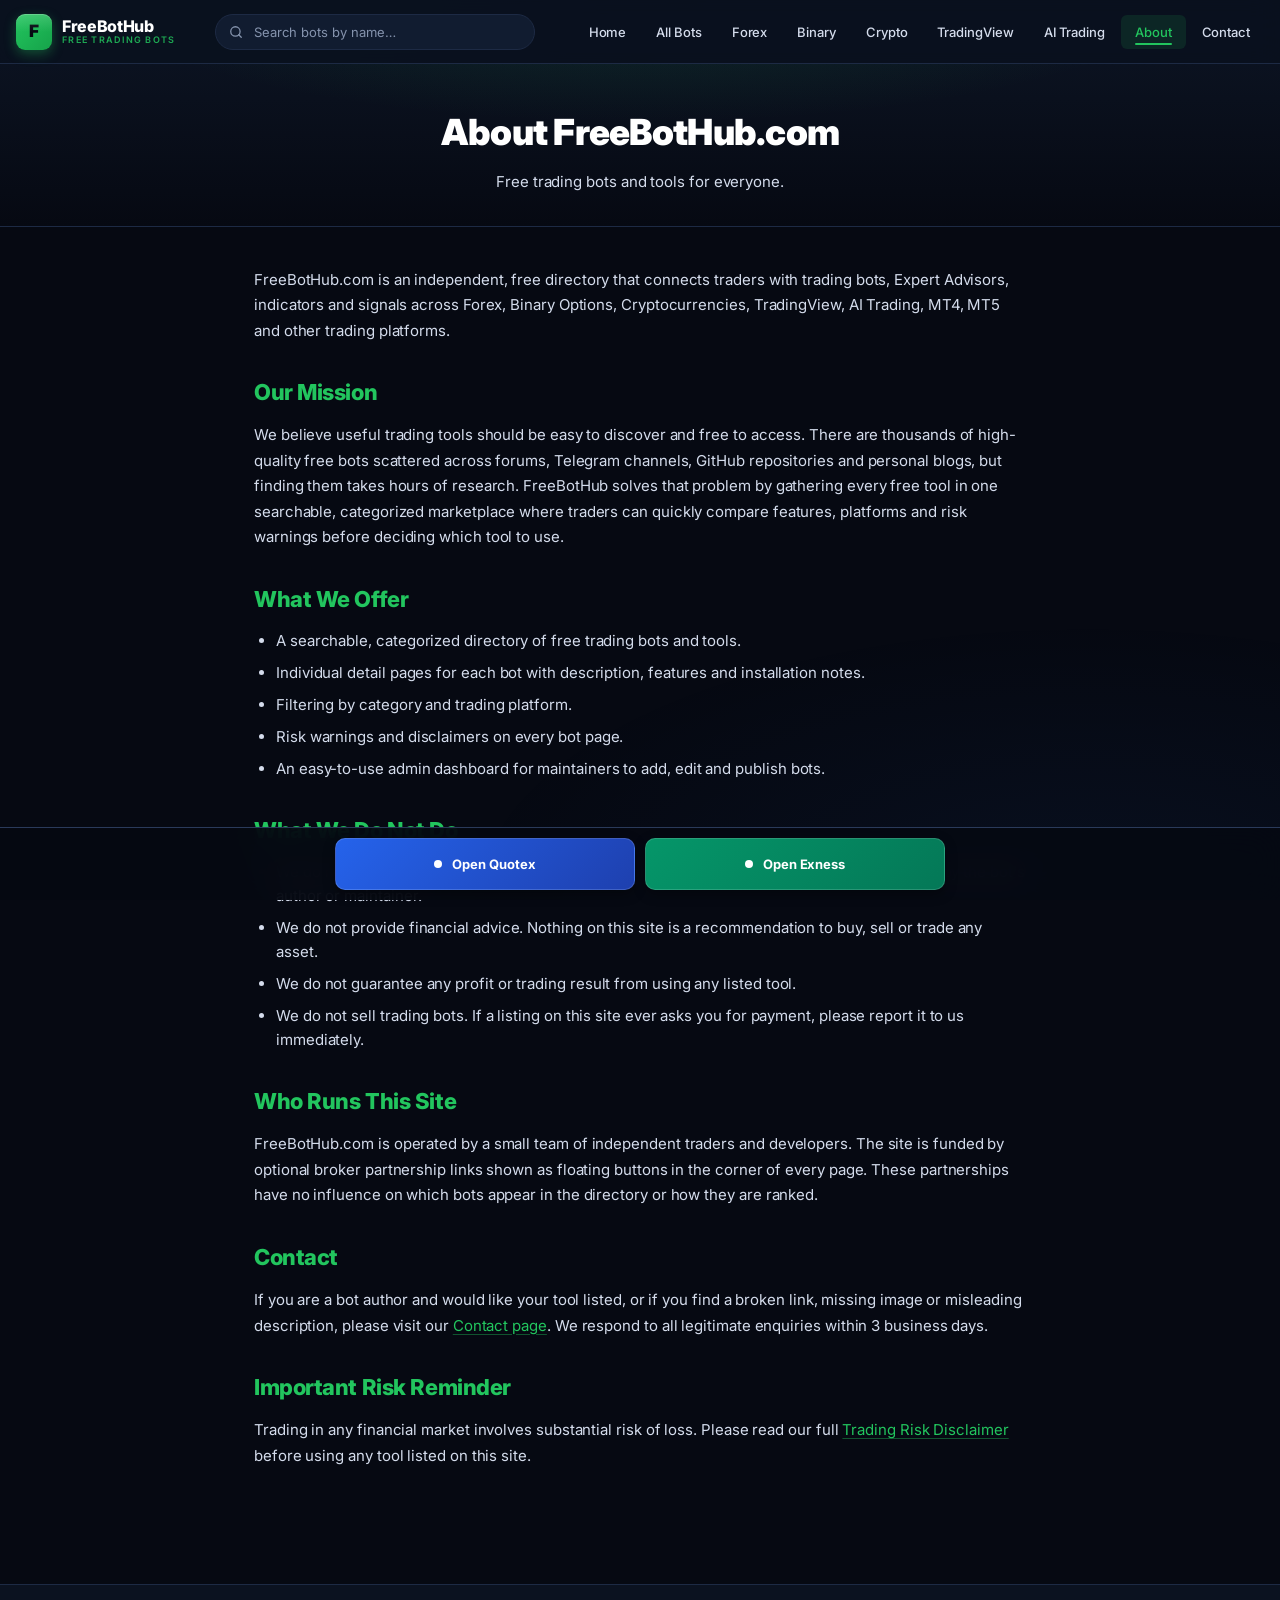
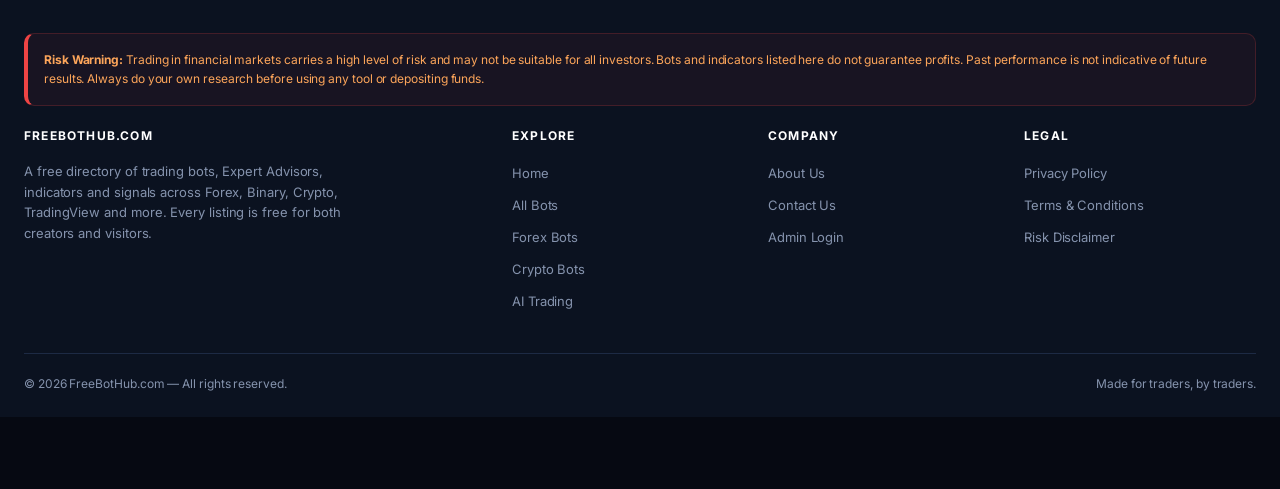
<file: about.html>
<!DOCTYPE html>
<html lang="en">
<head>
<meta charset="UTF-8">
<meta name="viewport" content="width=device-width, initial-scale=1.0, viewport-fit=cover">
<meta name="theme-color" content="#060912">
<link rel="canonical" href="https://freebothub.com/about.html">
<link rel="manifest" href="site.webmanifest">
<link rel="apple-touch-icon" href="assets/apple-touch-icon.png">
<link rel="icon" type="image/png" sizes="32x32" href="assets/favicon-32.png">
<meta property="og:image" content="https://freebothub.com/assets/og-image.png">
<meta property="og:image:width" content="1200">
<meta property="og:image:height" content="630">
<meta property="og:image:alt" content="FreeBotHub — Free Trading Bots & Tools">
<meta property="og:url" content="https://freebothub.com/about.html">
<meta name="twitter:card" content="summary_large_image">
<meta name="twitter:title" content="About Us — FreeBotHub.com">
<meta name="twitter:image" content="https://freebothub.com/assets/og-image.png">
<link rel="preconnect" href="https://ixamkhveezrhmtkgcyco.supabase.co">
<link rel="preconnect" href="https://cdn.jsdelivr.net">

<title>About Us — FreeBotHub.com</title>
<meta name="description" content="About FreeBotHub.com — a free directory of trading bots and tools.">
<link rel="icon" href="assets/favicon.svg" type="image/svg+xml">
<link rel="preconnect" href="https://fonts.googleapis.com">
<link rel="preconnect" href="https://fonts.gstatic.com" crossorigin>
<link href="https://fonts.googleapis.com/css2?family=Inter:wght@400;500;600;700;800;900&display=swap" rel="stylesheet">
<link rel="stylesheet" href="css/style.css">
<script>window.FBH_PAGE_NAV = 'about';</script>
<script type="application/ld+json">{"@context":"https://schema.org","@type":"WebSite","name":"FreeBotHub","url":"https://freebothub.com/","description":"Free directory of trading bots, Expert Advisors, indicators and signals.","potentialAction":{"@type":"SearchAction","target":"https://freebothub.com/bots.html?q={search_term_string}","query-input":"required name=search_term_string"}}</script>
</head>
<body>
<div id="navbar"></div>
<main>
  <div class="page-header">
    <div class="container"><h1>About FreeBotHub.com</h1><p>Free trading bots and tools for everyone.</p></div>
  </div>
  <div class="prose">
    <p>FreeBotHub.com is an independent, free directory that connects traders with trading bots, Expert Advisors, indicators and signals across Forex, Binary Options, Cryptocurrencies, TradingView, AI Trading, MT4, MT5 and other trading platforms.</p>

    <h2>Our Mission</h2>
    <p>We believe useful trading tools should be easy to discover and free to access. There are thousands of high-quality free bots scattered across forums, Telegram channels, GitHub repositories and personal blogs, but finding them takes hours of research. FreeBotHub solves that problem by gathering every free tool in one searchable, categorized marketplace where traders can quickly compare features, platforms and risk warnings before deciding which tool to use.</p>

    <h2>What We Offer</h2>
    <ul>
      <li>A searchable, categorized directory of free trading bots and tools.</li>
      <li>Individual detail pages for each bot with description, features and installation notes.</li>
      <li>Filtering by category and trading platform.</li>
      <li>Risk warnings and disclaimers on every bot page.</li>
      <li>An easy-to-use admin dashboard for maintainers to add, edit and publish bots.</li>
    </ul>

    <h2>What We Do Not Do</h2>
    <ul>
      <li>We do not host or distribute bot files ourselves. Each listing links to the official source chosen by the bot's author or maintainer.</li>
      <li>We do not provide financial advice. Nothing on this site is a recommendation to buy, sell or trade any asset.</li>
      <li>We do not guarantee any profit or trading result from using any listed tool.</li>
      <li>We do not sell trading bots. If a listing on this site ever asks you for payment, please report it to us immediately.</li>
    </ul>

    <h2>Who Runs This Site</h2>
    <p>FreeBotHub.com is operated by a small team of independent traders and developers. The site is funded by optional broker partnership links shown as floating buttons in the corner of every page. These partnerships have no influence on which bots appear in the directory or how they are ranked.</p>

    <h2>Contact</h2>
    <p>If you are a bot author and would like your tool listed, or if you find a broken link, missing image or misleading description, please visit our <a href="contact.html">Contact page</a>. We respond to all legitimate enquiries within 3 business days.</p>

    <h2>Important Risk Reminder</h2>
    <p>Trading in any financial market involves substantial risk of loss. Please read our full <a href="disclaimer.html">Trading Risk Disclaimer</a> before using any tool listed on this site.</p>
  </div>
</main>
<div id="footer"></div>
<script src="js/config.js"></script>
<script src="js/supabase-client.js"></script>
</body>
</html>
</file>
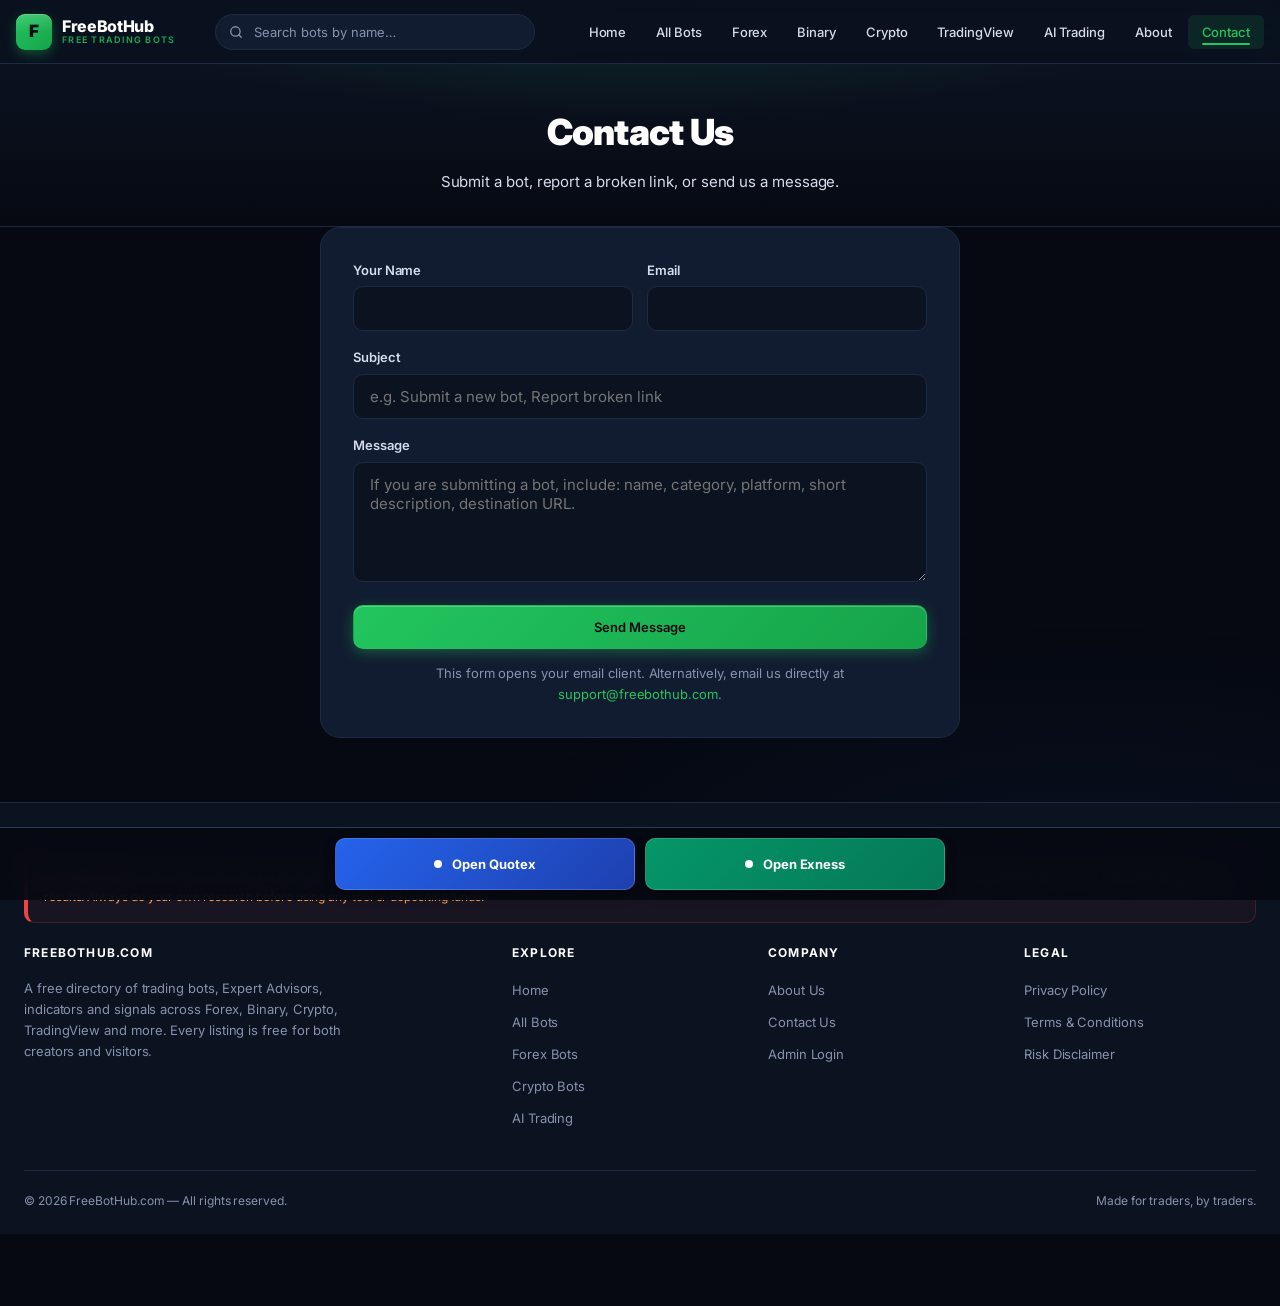
<file: contact.html>
<!DOCTYPE html>
<html lang="en">
<head>
<meta charset="UTF-8">
<meta name="viewport" content="width=device-width, initial-scale=1.0, viewport-fit=cover">
<meta name="theme-color" content="#060912">
<link rel="canonical" href="https://freebothub.com/contact.html">
<link rel="manifest" href="site.webmanifest">
<link rel="apple-touch-icon" href="assets/apple-touch-icon.png">
<link rel="icon" type="image/png" sizes="32x32" href="assets/favicon-32.png">
<meta property="og:image" content="https://freebothub.com/assets/og-image.png">
<meta property="og:image:width" content="1200">
<meta property="og:image:height" content="630">
<meta property="og:image:alt" content="FreeBotHub — Free Trading Bots & Tools">
<meta property="og:url" content="https://freebothub.com/contact.html">
<meta name="twitter:card" content="summary_large_image">
<meta name="twitter:title" content="Contact Us — FreeBotHub.com">
<meta name="twitter:image" content="https://freebothub.com/assets/og-image.png">
<link rel="preconnect" href="https://ixamkhveezrhmtkgcyco.supabase.co">
<link rel="preconnect" href="https://cdn.jsdelivr.net">

<title>Contact Us — FreeBotHub.com</title>
<meta name="description" content="Contact FreeBotHub.com to submit a bot, report a broken link, or ask a question.">
<link rel="icon" href="assets/favicon.svg" type="image/svg+xml">
<link rel="preconnect" href="https://fonts.googleapis.com">
<link rel="preconnect" href="https://fonts.gstatic.com" crossorigin>
<link href="https://fonts.googleapis.com/css2?family=Inter:wght@400;500;600;700;800;900&display=swap" rel="stylesheet">
<link rel="stylesheet" href="css/style.css">
<script>window.FBH_PAGE_NAV = 'contact';</script>
<script type="application/ld+json">{"@context":"https://schema.org","@type":"WebSite","name":"FreeBotHub","url":"https://freebothub.com/","description":"Free directory of trading bots, Expert Advisors, indicators and signals.","potentialAction":{"@type":"SearchAction","target":"https://freebothub.com/bots.html?q={search_term_string}","query-input":"required name=search_term_string"}}</script>
</head>
<body>
<div id="navbar"></div>
<main>
  <div class="page-header">
    <div class="container"><h1>Contact Us</h1><p>Submit a bot, report a broken link, or send us a message.</p></div>
  </div>
  <div class="container">
    <div class="contact-form">
      <form id="contactForm">
        <div class="form-row-2">
          <div class="field">
            <label for="cName">Your Name</label>
            <input id="cName" type="text" required>
          </div>
          <div class="field">
            <label for="cEmail">Email</label>
            <input id="cEmail" type="email" required>
          </div>
        </div>
        <div class="field">
          <label for="cSubject">Subject</label>
          <input id="cSubject" type="text" placeholder="e.g. Submit a new bot, Report broken link" required>
        </div>
        <div class="field">
          <label for="cMsg">Message</label>
          <textarea id="cMsg" placeholder="If you are submitting a bot, include: name, category, platform, short description, destination URL." required></textarea>
        </div>
        <button type="submit" class="btn btn-primary btn-block">Send Message</button>
        <p id="formNote" class="form-note">
          This form opens your email client. Alternatively, email us directly at
          <a id="mailLink" href="#">—</a>.
        </p>
      </form>
    </div>
  </div>
</main>
<div id="footer"></div>
<script src="js/config.js"></script>
<script src="js/supabase-client.js"></script>
<script>
(function(){
  const email = (window.FBH_CONFIG && window.FBH_CONFIG.contactEmail) || 'support@freebothub.com';
  const ml = document.getElementById('mailLink');
  if (ml) { ml.textContent = email; ml.href = 'mailto:' + email; }
  document.getElementById('contactForm').addEventListener('submit', function(e){
    e.preventDefault();
    const n = encodeURIComponent(document.getElementById('cName').value);
    const em = encodeURIComponent(document.getElementById('cEmail').value);
    const s = encodeURIComponent(document.getElementById('cSubject').value);
    const m = encodeURIComponent(document.getElementById('cMsg').value);
    window.location.href = 'mailto:' + email + '?subject=' + s + '&body=' +
      'Name: ' + n + '%0AEmail: ' + em + '%0A%0A' + m;
    window.fbh && window.fbh.toast('Opening your email app…', 'success');
  });
})();
</script>
</body>
</html>
</file>
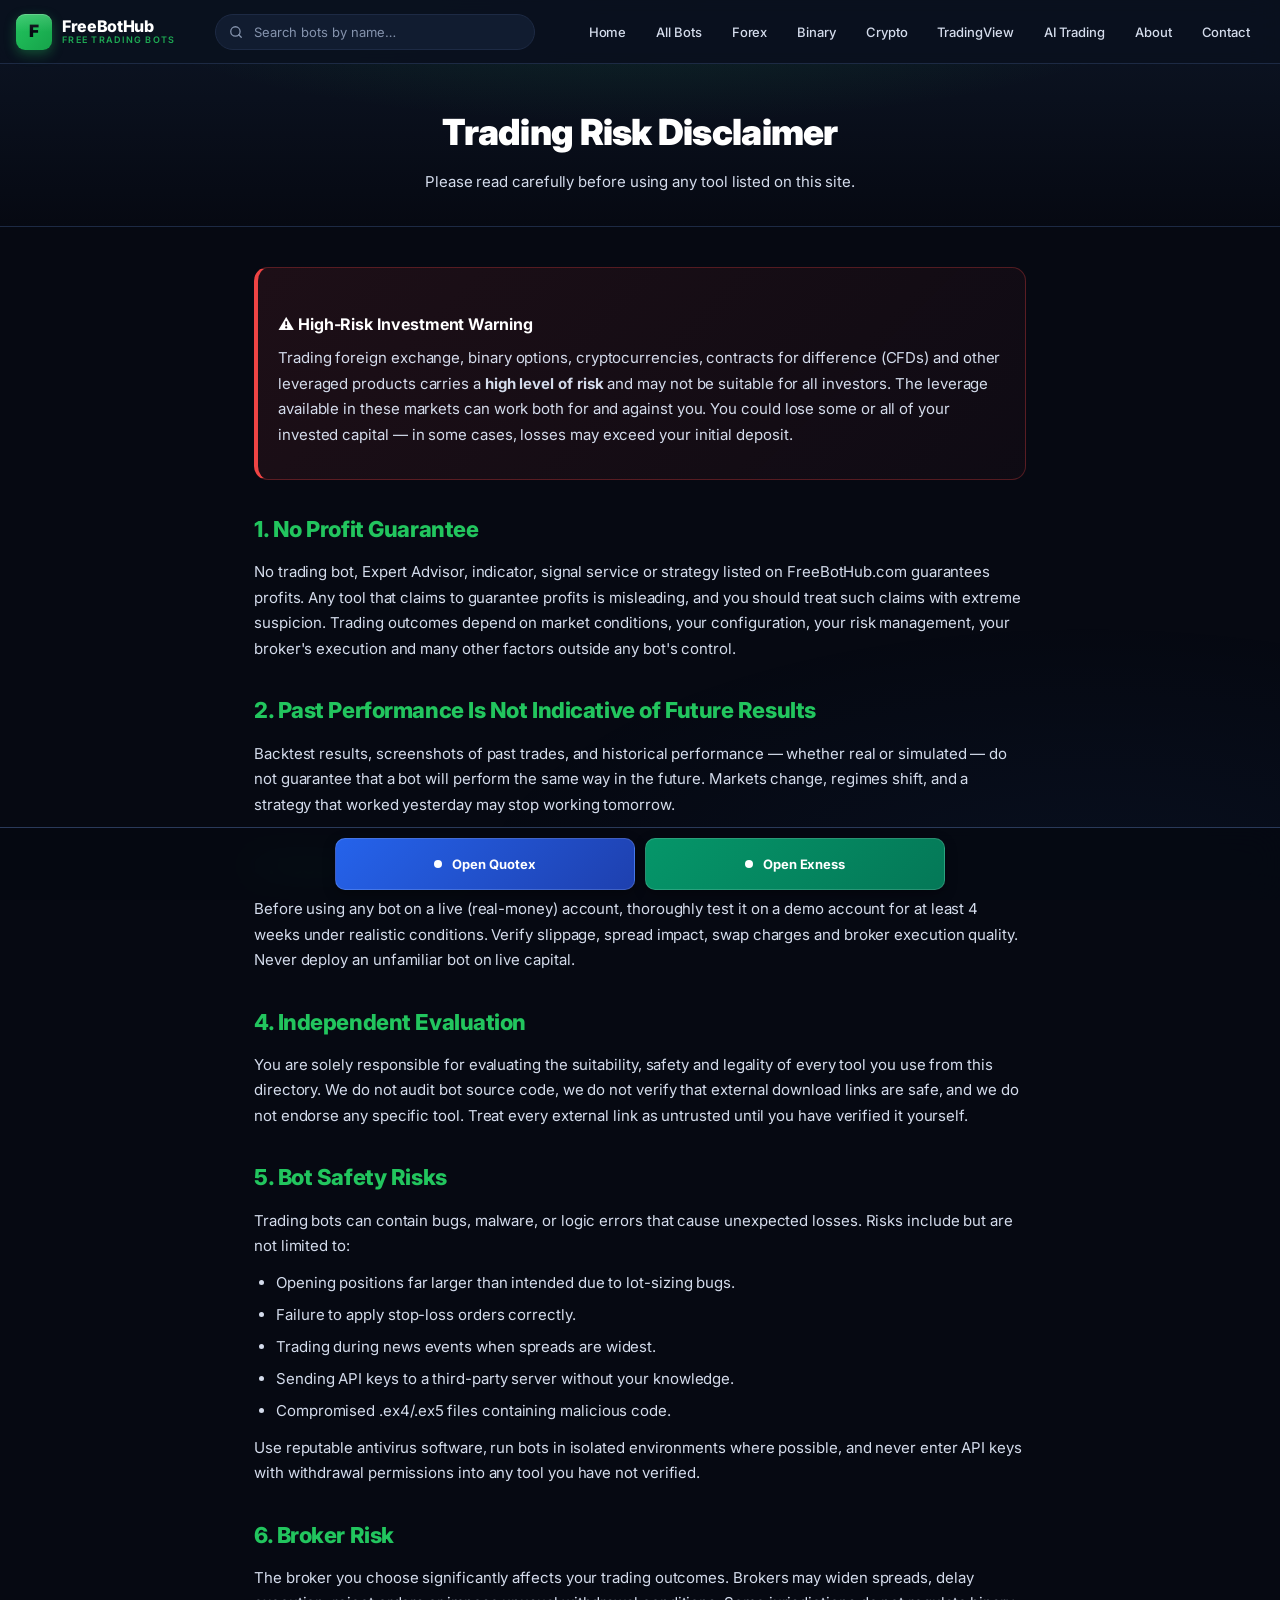
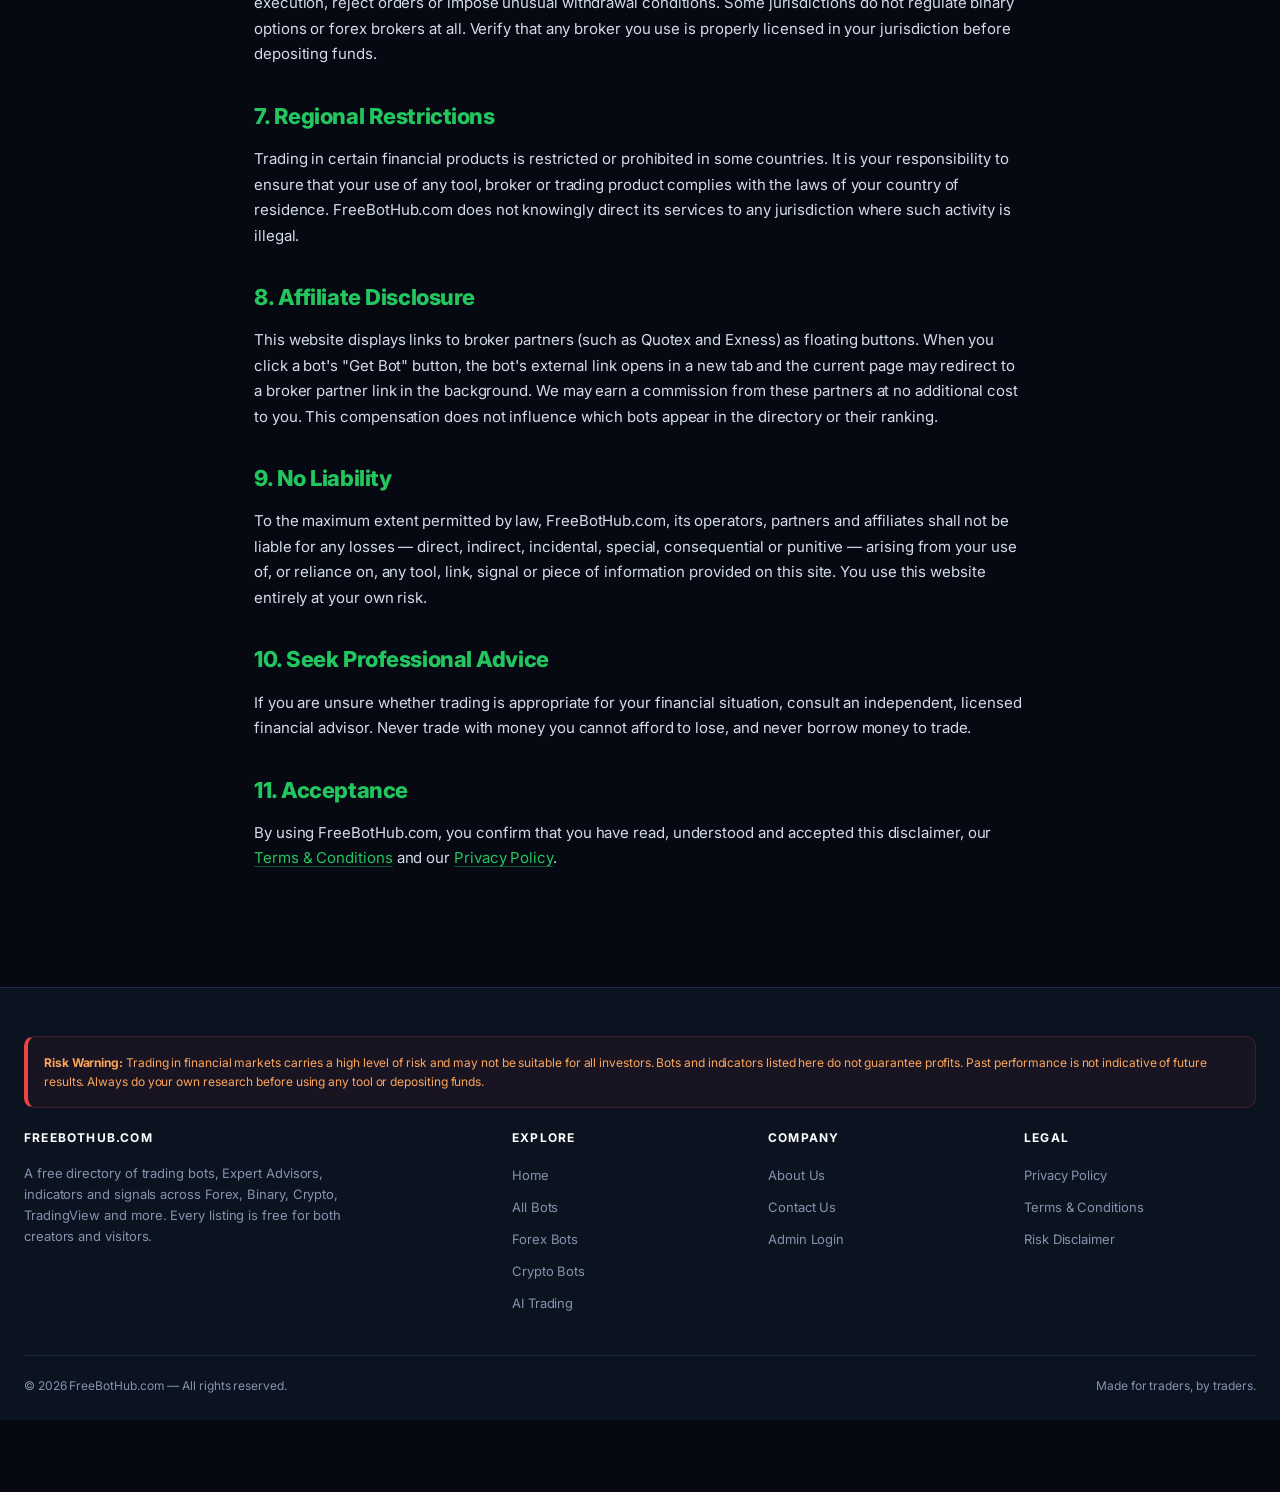
<file: disclaimer.html>
<!DOCTYPE html>
<html lang="en">
<head>
<meta charset="UTF-8">
<meta name="viewport" content="width=device-width, initial-scale=1.0, viewport-fit=cover">
<meta name="theme-color" content="#060912">
<link rel="canonical" href="https://freebothub.com/disclaimer.html">
<link rel="manifest" href="site.webmanifest">
<link rel="apple-touch-icon" href="assets/apple-touch-icon.png">
<link rel="icon" type="image/png" sizes="32x32" href="assets/favicon-32.png">
<meta property="og:image" content="https://freebothub.com/assets/og-image.png">
<meta property="og:image:width" content="1200">
<meta property="og:image:height" content="630">
<meta property="og:image:alt" content="FreeBotHub — Free Trading Bots & Tools">
<meta property="og:url" content="https://freebothub.com/disclaimer.html">
<meta name="twitter:card" content="summary_large_image">
<meta name="twitter:title" content="Trading Risk Disclaimer — FreeBotHub.com">
<meta name="twitter:image" content="https://freebothub.com/assets/og-image.png">
<link rel="preconnect" href="https://ixamkhveezrhmtkgcyco.supabase.co">
<link rel="preconnect" href="https://cdn.jsdelivr.net">

<title>Trading Risk Disclaimer — FreeBotHub.com</title>
<meta name="description" content="Trading risk disclaimer for FreeBotHub.com.">
<link rel="icon" href="assets/favicon.svg" type="image/svg+xml">
<link rel="preconnect" href="https://fonts.googleapis.com">
<link rel="preconnect" href="https://fonts.gstatic.com" crossorigin>
<link href="https://fonts.googleapis.com/css2?family=Inter:wght@400;500;600;700;800;900&display=swap" rel="stylesheet">
<link rel="stylesheet" href="css/style.css">
<script>window.FBH_PAGE_NAV = null;</script>
<script type="application/ld+json">{"@context":"https://schema.org","@type":"WebSite","name":"FreeBotHub","url":"https://freebothub.com/","description":"Free directory of trading bots, Expert Advisors, indicators and signals.","potentialAction":{"@type":"SearchAction","target":"https://freebothub.com/bots.html?q={search_term_string}","query-input":"required name=search_term_string"}}</script>
</head>
<body>
<div id="navbar"></div>
<main>
  <div class="page-header"><div class="container"><h1>Trading Risk Disclaimer</h1><p>Please read carefully before using any tool listed on this site.</p></div></div>
  <div class="prose">

    <div class="risk-warning" style="margin:0 0 24px 0">
      <h3>⚠️ High-Risk Investment Warning</h3>
      <p>Trading foreign exchange, binary options, cryptocurrencies, contracts for difference (CFDs) and other leveraged products carries a <strong>high level of risk</strong> and may not be suitable for all investors. The leverage available in these markets can work both for and against you. You could lose some or all of your invested capital — in some cases, losses may exceed your initial deposit.</p>
    </div>

    <h2>1. No Profit Guarantee</h2>
    <p>No trading bot, Expert Advisor, indicator, signal service or strategy listed on FreeBotHub.com guarantees profits. Any tool that claims to guarantee profits is misleading, and you should treat such claims with extreme suspicion. Trading outcomes depend on market conditions, your configuration, your risk management, your broker's execution and many other factors outside any bot's control.</p>

    <h2>2. Past Performance Is Not Indicative of Future Results</h2>
    <p>Backtest results, screenshots of past trades, and historical performance — whether real or simulated — do not guarantee that a bot will perform the same way in the future. Markets change, regimes shift, and a strategy that worked yesterday may stop working tomorrow.</p>

    <h2>3. Test on Demo First</h2>
    <p>Before using any bot on a live (real-money) account, thoroughly test it on a demo account for at least 4 weeks under realistic conditions. Verify slippage, spread impact, swap charges and broker execution quality. Never deploy an unfamiliar bot on live capital.</p>

    <h2>4. Independent Evaluation</h2>
    <p>You are solely responsible for evaluating the suitability, safety and legality of every tool you use from this directory. We do not audit bot source code, we do not verify that external download links are safe, and we do not endorse any specific tool. Treat every external link as untrusted until you have verified it yourself.</p>

    <h2>5. Bot Safety Risks</h2>
    <p>Trading bots can contain bugs, malware, or logic errors that cause unexpected losses. Risks include but are not limited to:</p>
    <ul>
      <li>Opening positions far larger than intended due to lot-sizing bugs.</li>
      <li>Failure to apply stop-loss orders correctly.</li>
      <li>Trading during news events when spreads are widest.</li>
      <li>Sending API keys to a third-party server without your knowledge.</li>
      <li>Compromised .ex4/.ex5 files containing malicious code.</li>
    </ul>
    <p>Use reputable antivirus software, run bots in isolated environments where possible, and never enter API keys with withdrawal permissions into any tool you have not verified.</p>

    <h2>6. Broker Risk</h2>
    <p>The broker you choose significantly affects your trading outcomes. Brokers may widen spreads, delay execution, reject orders or impose unusual withdrawal conditions. Some jurisdictions do not regulate binary options or forex brokers at all. Verify that any broker you use is properly licensed in your jurisdiction before depositing funds.</p>

    <h2>7. Regional Restrictions</h2>
    <p>Trading in certain financial products is restricted or prohibited in some countries. It is your responsibility to ensure that your use of any tool, broker or trading product complies with the laws of your country of residence. FreeBotHub.com does not knowingly direct its services to any jurisdiction where such activity is illegal.</p>

    <h2>8. Affiliate Disclosure</h2>
    <p>This website displays links to broker partners (such as Quotex and Exness) as floating buttons. When you click a bot's "Get Bot" button, the bot's external link opens in a new tab and the current page may redirect to a broker partner link in the background. We may earn a commission from these partners at no additional cost to you. This compensation does not influence which bots appear in the directory or their ranking.</p>

    <h2>9. No Liability</h2>
    <p>To the maximum extent permitted by law, FreeBotHub.com, its operators, partners and affiliates shall not be liable for any losses — direct, indirect, incidental, special, consequential or punitive — arising from your use of, or reliance on, any tool, link, signal or piece of information provided on this site. You use this website entirely at your own risk.</p>

    <h2>10. Seek Professional Advice</h2>
    <p>If you are unsure whether trading is appropriate for your financial situation, consult an independent, licensed financial advisor. Never trade with money you cannot afford to lose, and never borrow money to trade.</p>

    <h2>11. Acceptance</h2>
    <p>By using FreeBotHub.com, you confirm that you have read, understood and accepted this disclaimer, our <a href="terms.html">Terms &amp; Conditions</a> and our <a href="privacy.html">Privacy Policy</a>.</p>

  </div>
</main>
<div id="footer"></div>
<script src="js/config.js"></script>
<script src="js/supabase-client.js"></script>
</body>
</html>
</file>
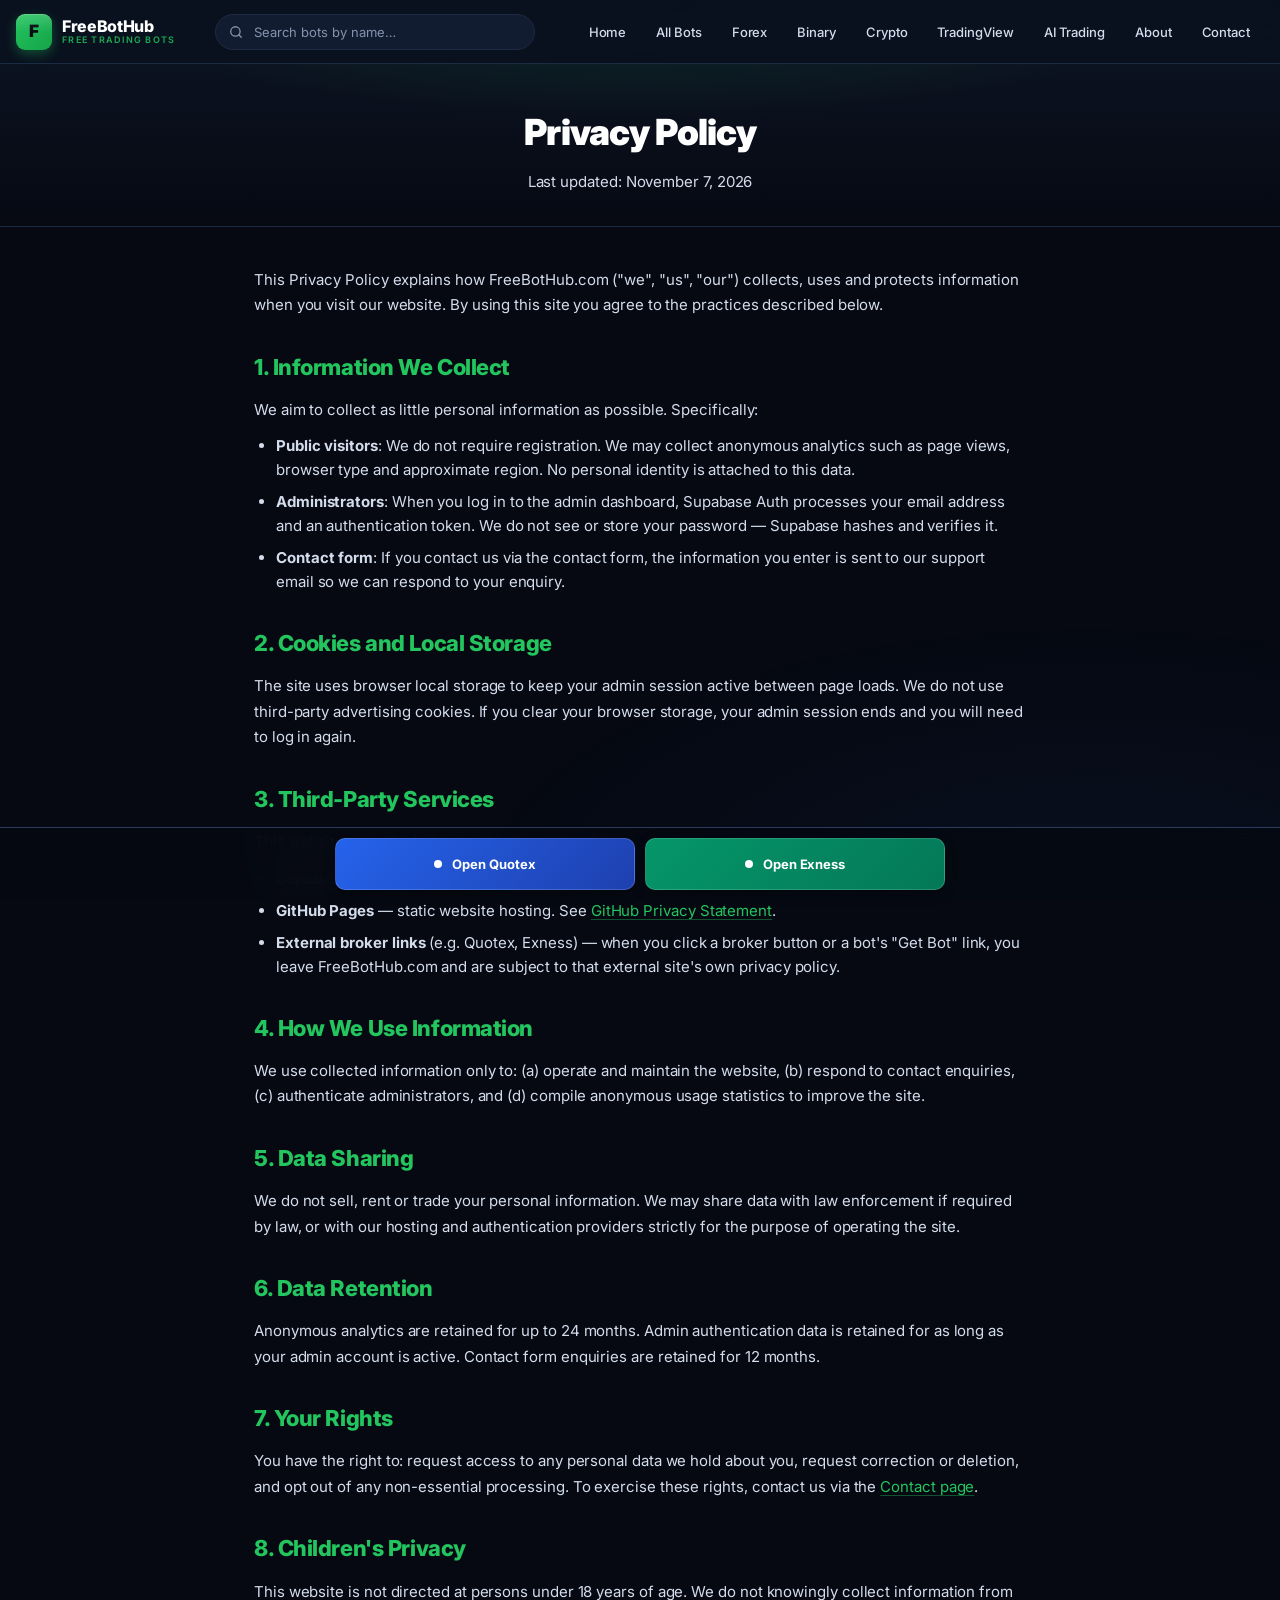
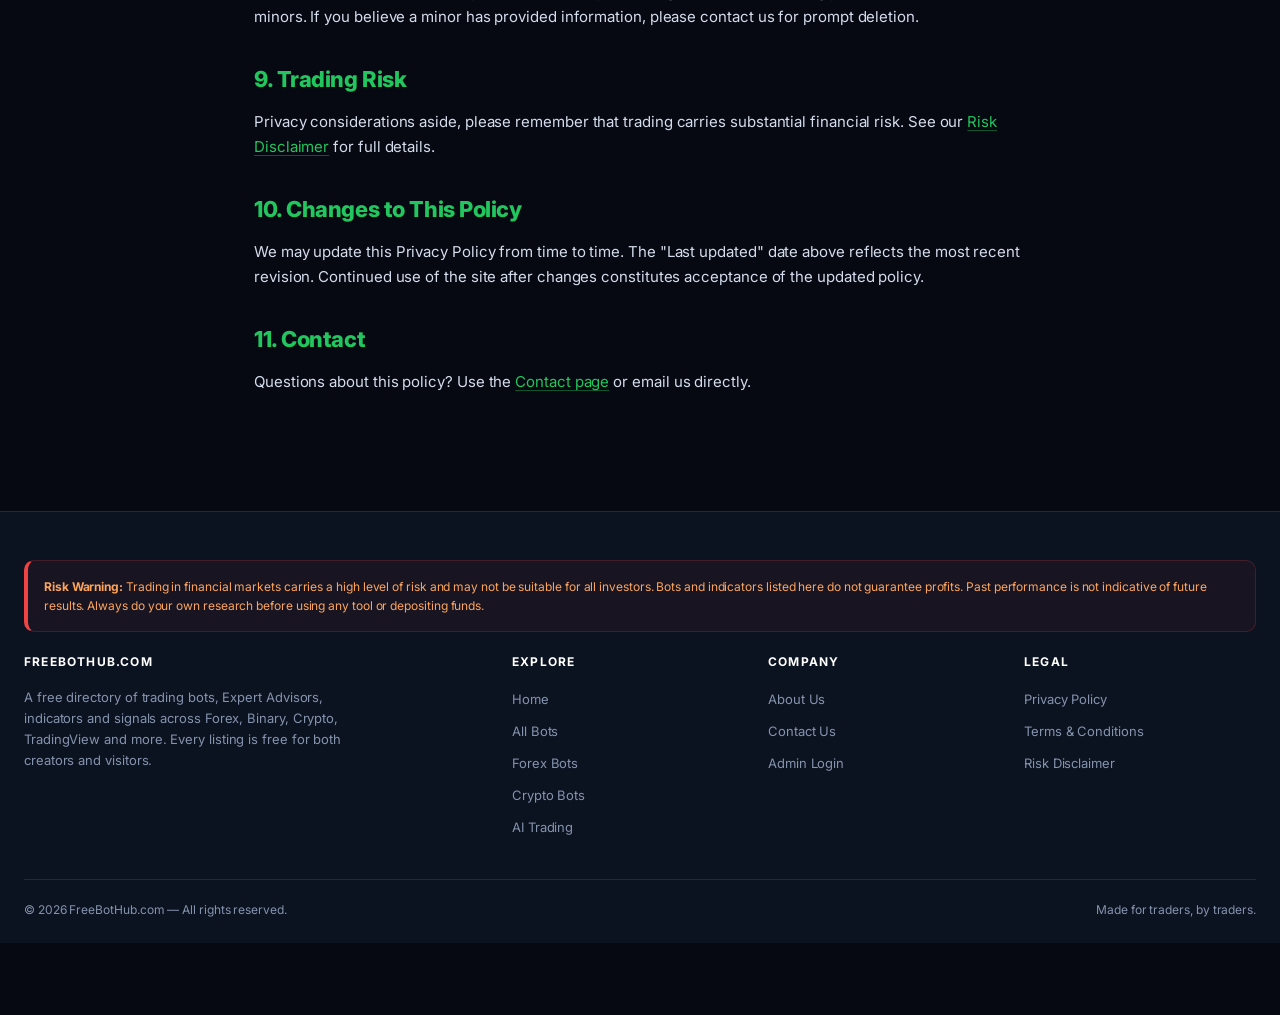
<file: privacy.html>
<!DOCTYPE html>
<html lang="en">
<head>
<meta charset="UTF-8">
<meta name="viewport" content="width=device-width, initial-scale=1.0, viewport-fit=cover">
<meta name="theme-color" content="#060912">
<link rel="canonical" href="https://freebothub.com/privacy.html">
<link rel="manifest" href="site.webmanifest">
<link rel="apple-touch-icon" href="assets/apple-touch-icon.png">
<link rel="icon" type="image/png" sizes="32x32" href="assets/favicon-32.png">
<meta property="og:image" content="https://freebothub.com/assets/og-image.png">
<meta property="og:image:width" content="1200">
<meta property="og:image:height" content="630">
<meta property="og:image:alt" content="FreeBotHub — Free Trading Bots & Tools">
<meta property="og:url" content="https://freebothub.com/privacy.html">
<meta name="twitter:card" content="summary_large_image">
<meta name="twitter:title" content="Privacy Policy — FreeBotHub.com">
<meta name="twitter:image" content="https://freebothub.com/assets/og-image.png">
<link rel="preconnect" href="https://ixamkhveezrhmtkgcyco.supabase.co">
<link rel="preconnect" href="https://cdn.jsdelivr.net">

<title>Privacy Policy — FreeBotHub.com</title>
<meta name="description" content="Privacy Policy for FreeBotHub.com.">
<link rel="icon" href="assets/favicon.svg" type="image/svg+xml">
<link rel="preconnect" href="https://fonts.googleapis.com">
<link rel="preconnect" href="https://fonts.gstatic.com" crossorigin>
<link href="https://fonts.googleapis.com/css2?family=Inter:wght@400;500;600;700;800;900&display=swap" rel="stylesheet">
<link rel="stylesheet" href="css/style.css">
<script>window.FBH_PAGE_NAV = null;</script>
<script type="application/ld+json">{"@context":"https://schema.org","@type":"WebSite","name":"FreeBotHub","url":"https://freebothub.com/","description":"Free directory of trading bots, Expert Advisors, indicators and signals.","potentialAction":{"@type":"SearchAction","target":"https://freebothub.com/bots.html?q={search_term_string}","query-input":"required name=search_term_string"}}</script>
</head>
<body>
<div id="navbar"></div>
<main>
  <div class="page-header"><div class="container"><h1>Privacy Policy</h1><p>Last updated: November 7, 2026</p></div></div>
  <div class="prose">
    <p>This Privacy Policy explains how FreeBotHub.com ("we", "us", "our") collects, uses and protects information when you visit our website. By using this site you agree to the practices described below.</p>

    <h2>1. Information We Collect</h2>
    <p>We aim to collect as little personal information as possible. Specifically:</p>
    <ul>
      <li><strong>Public visitors</strong>: We do not require registration. We may collect anonymous analytics such as page views, browser type and approximate region. No personal identity is attached to this data.</li>
      <li><strong>Administrators</strong>: When you log in to the admin dashboard, Supabase Auth processes your email address and an authentication token. We do not see or store your password — Supabase hashes and verifies it.</li>
      <li><strong>Contact form</strong>: If you contact us via the contact form, the information you enter is sent to our support email so we can respond to your enquiry.</li>
    </ul>

    <h2>2. Cookies and Local Storage</h2>
    <p>The site uses browser local storage to keep your admin session active between page loads. We do not use third-party advertising cookies. If you clear your browser storage, your admin session ends and you will need to log in again.</p>

    <h2>3. Third-Party Services</h2>
    <p>This website uses the following third-party services:</p>
    <ul>
      <li><strong>Supabase</strong> — backend database, authentication and image storage. See <a href="https://supabase.com/privacy" target="_blank" rel="noopener">Supabase Privacy Policy</a>.</li>
      <li><strong>GitHub Pages</strong> — static website hosting. See <a href="https://docs.github.com/en/github/site-policy/github-privacy-statement" target="_blank" rel="noopener">GitHub Privacy Statement</a>.</li>
      <li><strong>External broker links</strong> (e.g. Quotex, Exness) — when you click a broker button or a bot's "Get Bot" link, you leave FreeBotHub.com and are subject to that external site's own privacy policy.</li>
    </ul>

    <h2>4. How We Use Information</h2>
    <p>We use collected information only to: (a) operate and maintain the website, (b) respond to contact enquiries, (c) authenticate administrators, and (d) compile anonymous usage statistics to improve the site.</p>

    <h2>5. Data Sharing</h2>
    <p>We do not sell, rent or trade your personal information. We may share data with law enforcement if required by law, or with our hosting and authentication providers strictly for the purpose of operating the site.</p>

    <h2>6. Data Retention</h2>
    <p>Anonymous analytics are retained for up to 24 months. Admin authentication data is retained for as long as your admin account is active. Contact form enquiries are retained for 12 months.</p>

    <h2>7. Your Rights</h2>
    <p>You have the right to: request access to any personal data we hold about you, request correction or deletion, and opt out of any non-essential processing. To exercise these rights, contact us via the <a href="contact.html">Contact page</a>.</p>

    <h2>8. Children's Privacy</h2>
    <p>This website is not directed at persons under 18 years of age. We do not knowingly collect information from minors. If you believe a minor has provided information, please contact us for prompt deletion.</p>

    <h2>9. Trading Risk</h2>
    <p>Privacy considerations aside, please remember that trading carries substantial financial risk. See our <a href="disclaimer.html">Risk Disclaimer</a> for full details.</p>

    <h2>10. Changes to This Policy</h2>
    <p>We may update this Privacy Policy from time to time. The "Last updated" date above reflects the most recent revision. Continued use of the site after changes constitutes acceptance of the updated policy.</p>

    <h2>11. Contact</h2>
    <p>Questions about this policy? Use the <a href="contact.html">Contact page</a> or email us directly.</p>
  </div>
</main>
<div id="footer"></div>
<script src="js/config.js"></script>
<script src="js/supabase-client.js"></script>
</body>
</html>
</file>
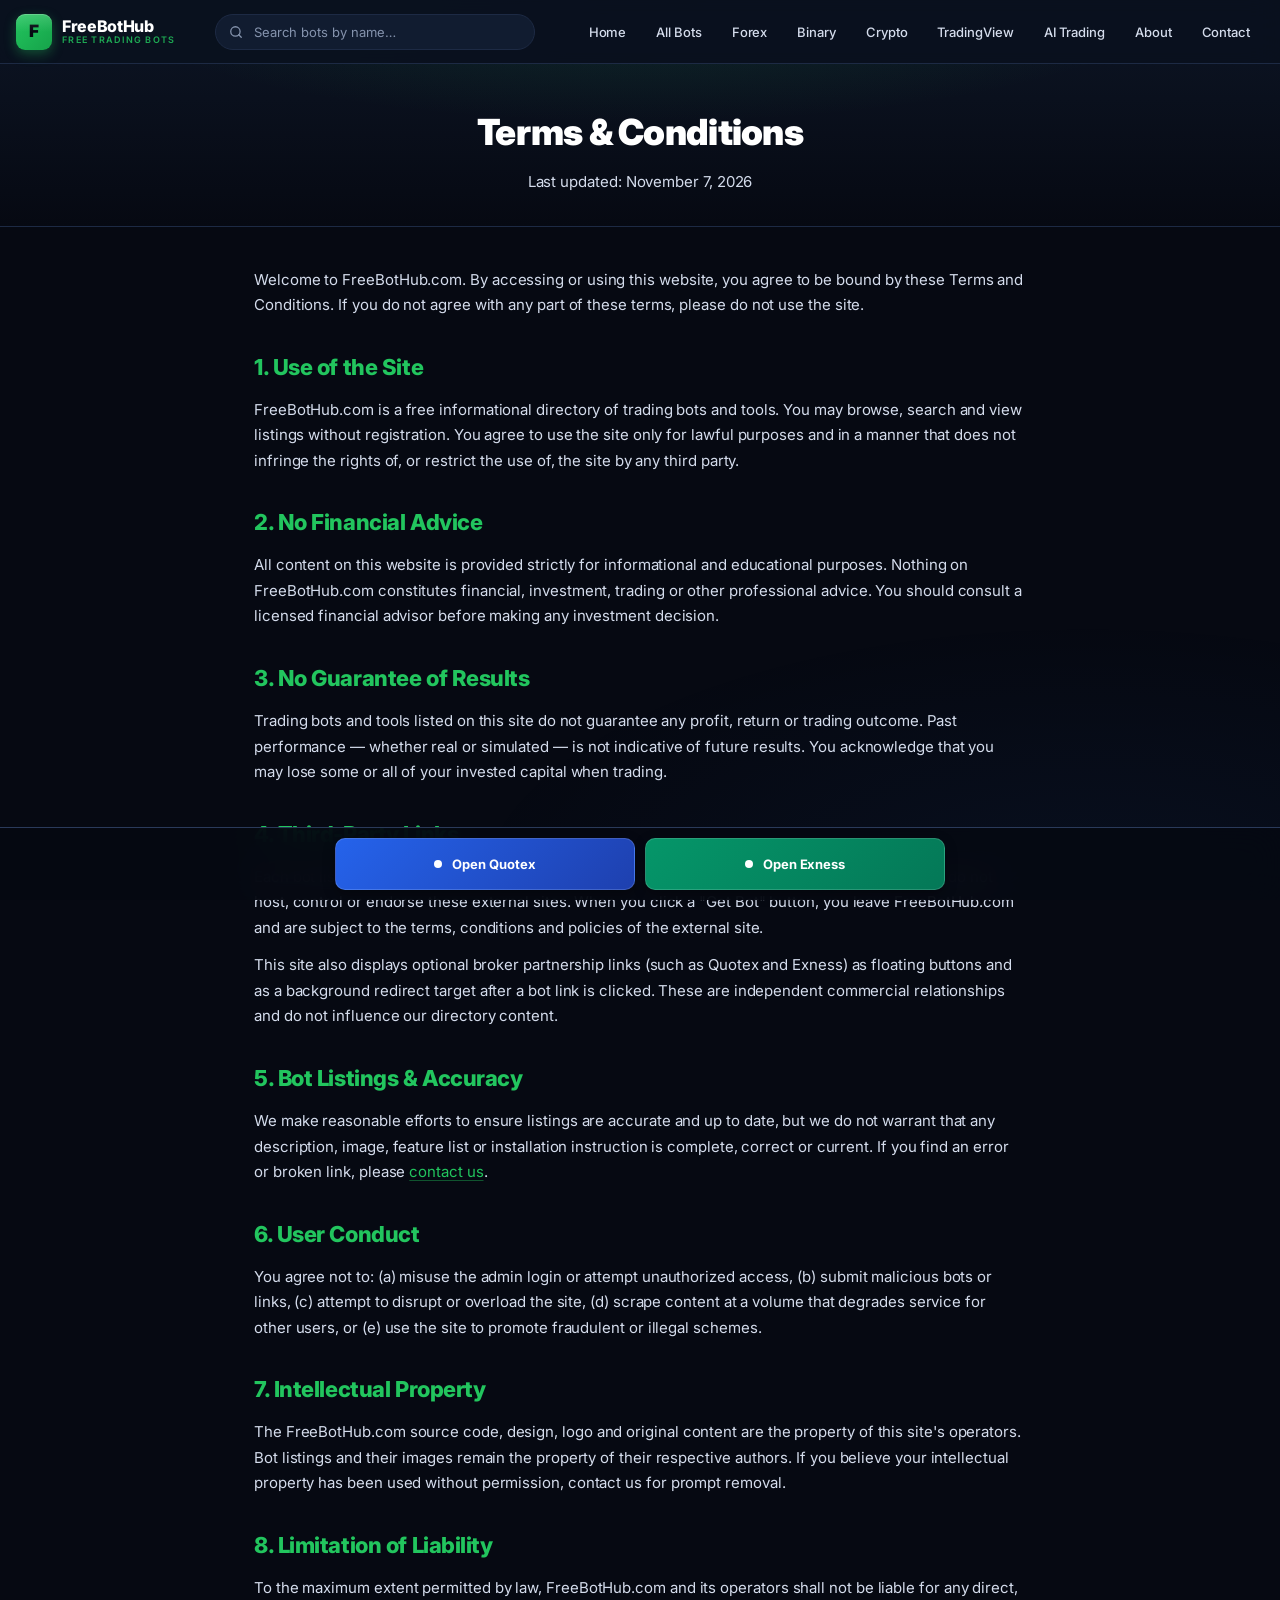
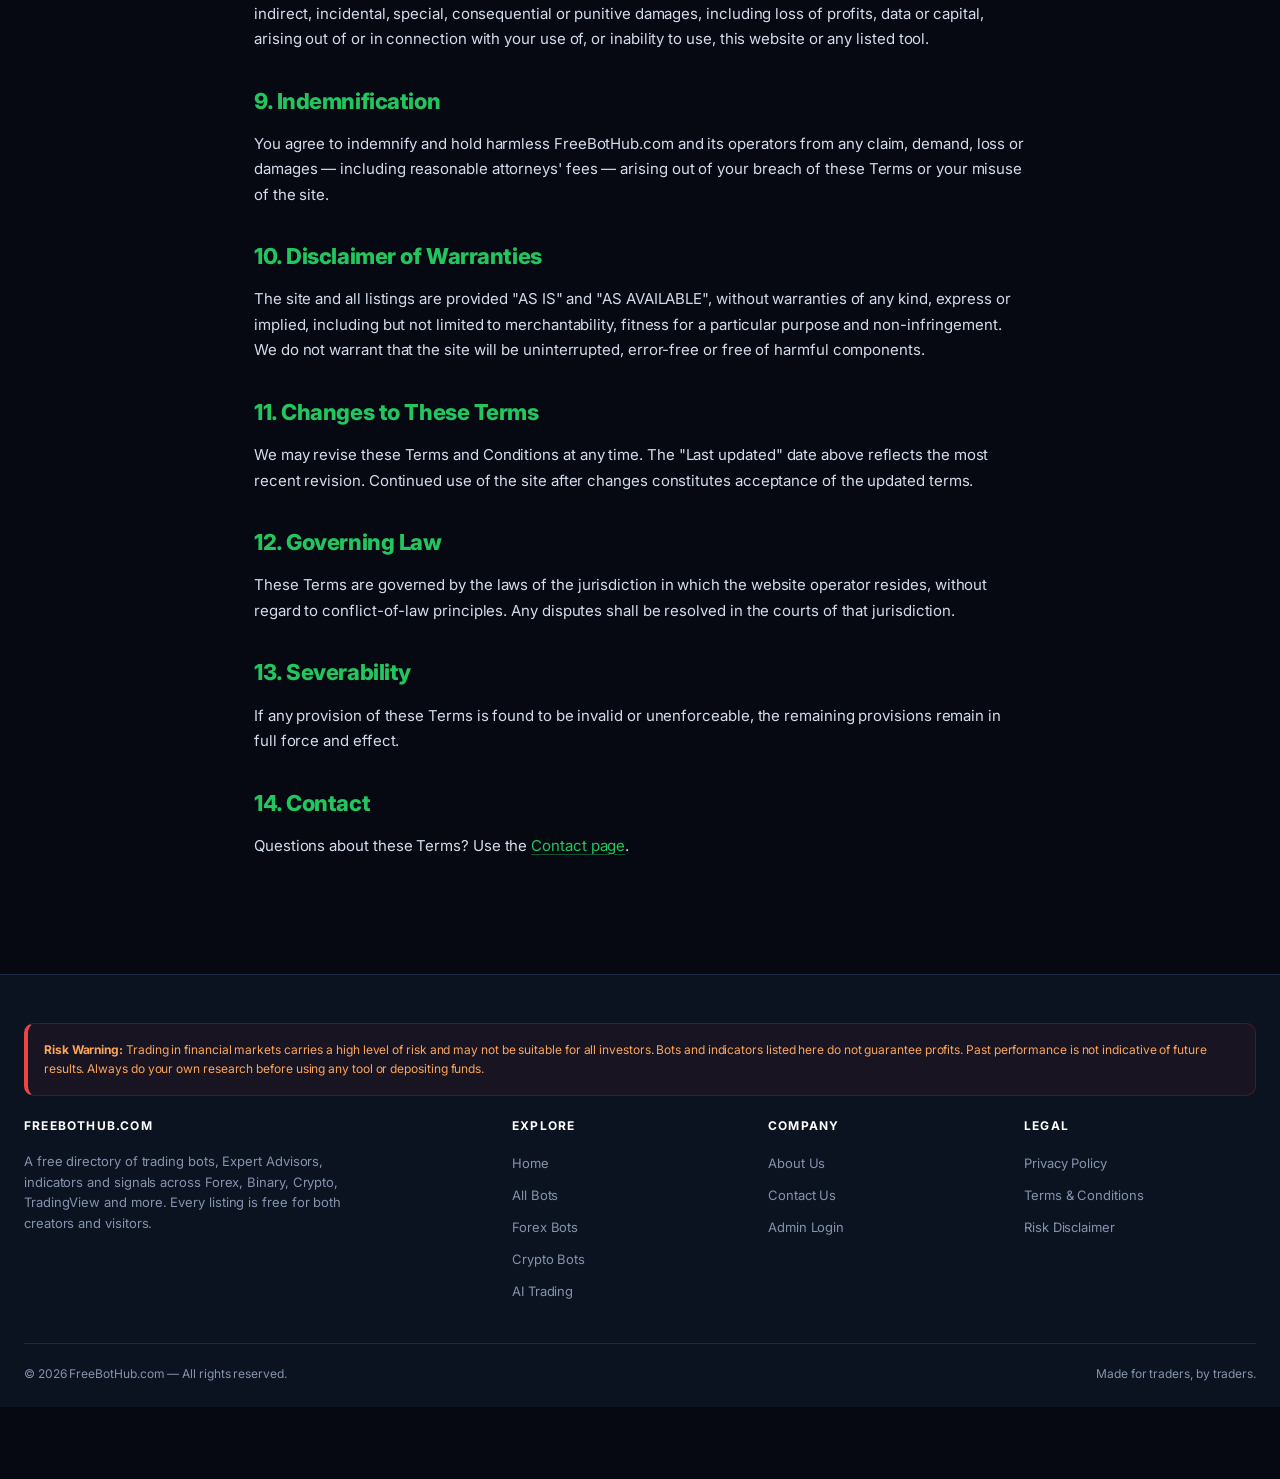
<file: terms.html>
<!DOCTYPE html>
<html lang="en">
<head>
<meta charset="UTF-8">
<meta name="viewport" content="width=device-width, initial-scale=1.0, viewport-fit=cover">
<meta name="theme-color" content="#060912">
<link rel="canonical" href="https://freebothub.com/terms.html">
<link rel="manifest" href="site.webmanifest">
<link rel="apple-touch-icon" href="assets/apple-touch-icon.png">
<link rel="icon" type="image/png" sizes="32x32" href="assets/favicon-32.png">
<meta property="og:image" content="https://freebothub.com/assets/og-image.png">
<meta property="og:image:width" content="1200">
<meta property="og:image:height" content="630">
<meta property="og:image:alt" content="FreeBotHub — Free Trading Bots & Tools">
<meta property="og:url" content="https://freebothub.com/terms.html">
<meta name="twitter:card" content="summary_large_image">
<meta name="twitter:title" content="Terms &amp; Conditions — FreeBotHub.com">
<meta name="twitter:image" content="https://freebothub.com/assets/og-image.png">
<link rel="preconnect" href="https://ixamkhveezrhmtkgcyco.supabase.co">
<link rel="preconnect" href="https://cdn.jsdelivr.net">

<title>Terms &amp; Conditions — FreeBotHub.com</title>
<meta name="description" content="Terms and Conditions for FreeBotHub.com.">
<link rel="icon" href="assets/favicon.svg" type="image/svg+xml">
<link rel="preconnect" href="https://fonts.googleapis.com">
<link rel="preconnect" href="https://fonts.gstatic.com" crossorigin>
<link href="https://fonts.googleapis.com/css2?family=Inter:wght@400;500;600;700;800;900&display=swap" rel="stylesheet">
<link rel="stylesheet" href="css/style.css">
<script>window.FBH_PAGE_NAV = null;</script>
<script type="application/ld+json">{"@context":"https://schema.org","@type":"WebSite","name":"FreeBotHub","url":"https://freebothub.com/","description":"Free directory of trading bots, Expert Advisors, indicators and signals.","potentialAction":{"@type":"SearchAction","target":"https://freebothub.com/bots.html?q={search_term_string}","query-input":"required name=search_term_string"}}</script>
</head>
<body>
<div id="navbar"></div>
<main>
  <div class="page-header"><div class="container"><h1>Terms &amp; Conditions</h1><p>Last updated: November 7, 2026</p></div></div>
  <div class="prose">
    <p>Welcome to FreeBotHub.com. By accessing or using this website, you agree to be bound by these Terms and Conditions. If you do not agree with any part of these terms, please do not use the site.</p>

    <h2>1. Use of the Site</h2>
    <p>FreeBotHub.com is a free informational directory of trading bots and tools. You may browse, search and view listings without registration. You agree to use the site only for lawful purposes and in a manner that does not infringe the rights of, or restrict the use of, the site by any third party.</p>

    <h2>2. No Financial Advice</h2>
    <p>All content on this website is provided strictly for informational and educational purposes. Nothing on FreeBotHub.com constitutes financial, investment, trading or other professional advice. You should consult a licensed financial advisor before making any investment decision.</p>

    <h2>3. No Guarantee of Results</h2>
    <p>Trading bots and tools listed on this site do not guarantee any profit, return or trading outcome. Past performance — whether real or simulated — is not indicative of future results. You acknowledge that you may lose some or all of your invested capital when trading.</p>

    <h2>4. Third-Party Links</h2>
    <p>Each bot listing contains a link to an external website chosen by the bot's author or maintainer. We do not host, control or endorse these external sites. When you click a "Get Bot" button, you leave FreeBotHub.com and are subject to the terms, conditions and policies of the external site.</p>
    <p>This site also displays optional broker partnership links (such as Quotex and Exness) as floating buttons and as a background redirect target after a bot link is clicked. These are independent commercial relationships and do not influence our directory content.</p>

    <h2>5. Bot Listings &amp; Accuracy</h2>
    <p>We make reasonable efforts to ensure listings are accurate and up to date, but we do not warrant that any description, image, feature list or installation instruction is complete, correct or current. If you find an error or broken link, please <a href="contact.html">contact us</a>.</p>

    <h2>6. User Conduct</h2>
    <p>You agree not to: (a) misuse the admin login or attempt unauthorized access, (b) submit malicious bots or links, (c) attempt to disrupt or overload the site, (d) scrape content at a volume that degrades service for other users, or (e) use the site to promote fraudulent or illegal schemes.</p>

    <h2>7. Intellectual Property</h2>
    <p>The FreeBotHub.com source code, design, logo and original content are the property of this site's operators. Bot listings and their images remain the property of their respective authors. If you believe your intellectual property has been used without permission, contact us for prompt removal.</p>

    <h2>8. Limitation of Liability</h2>
    <p>To the maximum extent permitted by law, FreeBotHub.com and its operators shall not be liable for any direct, indirect, incidental, special, consequential or punitive damages, including loss of profits, data or capital, arising out of or in connection with your use of, or inability to use, this website or any listed tool.</p>

    <h2>9. Indemnification</h2>
    <p>You agree to indemnify and hold harmless FreeBotHub.com and its operators from any claim, demand, loss or damages — including reasonable attorneys' fees — arising out of your breach of these Terms or your misuse of the site.</p>

    <h2>10. Disclaimer of Warranties</h2>
    <p>The site and all listings are provided "AS IS" and "AS AVAILABLE", without warranties of any kind, express or implied, including but not limited to merchantability, fitness for a particular purpose and non-infringement. We do not warrant that the site will be uninterrupted, error-free or free of harmful components.</p>

    <h2>11. Changes to These Terms</h2>
    <p>We may revise these Terms and Conditions at any time. The "Last updated" date above reflects the most recent revision. Continued use of the site after changes constitutes acceptance of the updated terms.</p>

    <h2>12. Governing Law</h2>
    <p>These Terms are governed by the laws of the jurisdiction in which the website operator resides, without regard to conflict-of-law principles. Any disputes shall be resolved in the courts of that jurisdiction.</p>

    <h2>13. Severability</h2>
    <p>If any provision of these Terms is found to be invalid or unenforceable, the remaining provisions remain in full force and effect.</p>

    <h2>14. Contact</h2>
    <p>Questions about these Terms? Use the <a href="contact.html">Contact page</a>.</p>
  </div>
</main>
<div id="footer"></div>
<script src="js/config.js"></script>
<script src="js/supabase-client.js"></script>
</body>
</html>
</file>
<file: css/style.css>
/* ==========================================================================
   FreeBotHub.com — Premium Dark Trading Marketplace Theme (v2)
   --------------------------------------------------------------------------
   Design principles:
   • Mobile-first — every layout starts at 1 column and scales up
   • Generous whitespace — premium feel needs breathing room
   • Subtle depth — gradients + soft shadows, never harsh
   • Smooth micro-interactions — 200–280ms ease transitions
   • 44px minimum tap targets on mobile
   • Inter for body/UI (JetBrains Mono removed in v3 — it was downloaded but never used)
   ========================================================================== */

:root {
  /* ===== Palette (premium dark trading) ===== */
  --bg-darkest: #060912;
  --bg-dark:    #0b1220;
  --bg-card:    #111c30;
  --bg-card-hover: #16243d;
  --bg-elevated: #1a2740;
  --bg-glass:   rgba(11, 18, 32, 0.85);

  --text-primary:   #ffffff;
  --text-secondary: #d4dcec;
  --text-muted:     #8593ad;
  --text-faint:     #5d6b85;

  --accent:        #22c55e;
  --accent-hover:  #16a34a;
  --accent-soft:   rgba(34, 197, 94, 0.12);
  --accent-glow:   rgba(34, 197, 94, 0.35);
  --accent-line:   rgba(34, 197, 94, 0.4);

  --border:        #1d2a44;
  --border-light:  #2a3a5a;
  --border-strong: #38496b;

  --danger:  #ef4444;
  --warning: #f59e0b;
  --info:    #3b82f6;
  --gold:    #fbbf24;

  /* ===== Spacing scale (4px base) ===== */
  --sp-1: 4px;  --sp-2: 8px;  --sp-3: 12px; --sp-4: 16px;
  --sp-5: 20px; --sp-6: 24px; --sp-8: 32px; --sp-10: 40px;
  --sp-12: 48px; --sp-16: 64px; --sp-20: 80px;

  /* ===== Typography scale ===== */
  --fs-xs: 12px; --fs-sm: 13px; --fs-base: 15px; --fs-md: 16px;
  --fs-lg: 18px; --fs-xl: 22px; --fs-2xl: 28px; --fs-3xl: 36px;
  --fs-4xl: 44px; --fs-5xl: 56px;

  /* ===== Radius ===== */
  --r-sm: 6px;  --r-md: 10px; --r-lg: 14px; --r-xl: 20px; --r-full: 999px;

  /* ===== Shadow ===== */
  --sh-sm: 0 1px 2px rgba(0,0,0,0.3);
  --sh-md: 0 4px 12px rgba(0,0,0,0.35);
  --sh-lg: 0 12px 32px rgba(0,0,0,0.5);
  --sh-glow: 0 0 24px var(--accent-glow);
  --sh-card: 0 2px 8px rgba(0,0,0,0.25), 0 12px 28px rgba(0,0,0,0.35);
  --sh-card-hover: 0 6px 16px rgba(0,0,0,0.4), 0 20px 48px rgba(0,0,0,0.5);

  /* ===== Layout ===== */
  --nav-h: 64px;
  --maxw: 1280px;
  --font-sans: 'Inter', system-ui, -apple-system, 'Segoe UI', sans-serif;
  --ease: cubic-bezier(0.4, 0, 0.2, 1);
  --ease-out: cubic-bezier(0.16, 1, 0.3, 1);
}

/* ============================== RESET ============================== */
*, *::before, *::after { box-sizing: border-box; margin: 0; padding: 0; }

html {
  scroll-behavior: smooth;
  -webkit-text-size-adjust: 100%;
  text-size-adjust: 100%;
}

body {
  font-family: var(--font-sans);
  background: var(--bg-darkest);
  color: var(--text-primary);
  line-height: 1.6;
  font-size: var(--fs-base);
  min-height: 100vh;
  display: flex;
  flex-direction: column;
  overflow-x: hidden;
  -webkit-font-smoothing: antialiased;
  -moz-osx-font-smoothing: grayscale;
  letter-spacing: -0.005em;
}

/* Subtle background ambient */
body::before {
  content: "";
  position: fixed;
  inset: 0;
  z-index: -1;
  pointer-events: none;
  background:
    radial-gradient(800px 400px at 15% -10%, rgba(34, 197, 94, 0.08), transparent 70%),
    radial-gradient(900px 400px at 85% 100%, rgba(59, 130, 246, 0.06), transparent 70%);
}

a { color: var(--accent); text-decoration: none; transition: color .2s var(--ease); }
a:hover { color: var(--accent-hover); }

img { max-width: 100%; display: block; }

button { font-family: inherit; }

::selection { background: var(--accent-soft); color: var(--text-primary); }

/* Custom scrollbar (desktop) */
::-webkit-scrollbar { width: 10px; height: 10px; }
::-webkit-scrollbar-track { background: var(--bg-darkest); }
::-webkit-scrollbar-thumb { background: var(--border-strong); border-radius: 5px; }
::-webkit-scrollbar-thumb:hover { background: var(--accent); }

/* ============================== NAVBAR ============================== */
.navbar {
  position: sticky;
  top: 0;
  z-index: 1000;
  background: var(--bg-glass);
  backdrop-filter: blur(16px) saturate(140%);
  -webkit-backdrop-filter: blur(16px) saturate(140%);
  border-bottom: 1px solid var(--border);
  height: var(--nav-h);
  transition: background .25s var(--ease), border-color .25s var(--ease);
}
.navbar.scrolled {
  background: rgba(6, 9, 18, 0.92);
  border-bottom-color: var(--border-light);
}

.nav-container {
  max-width: var(--maxw);
  height: 100%;
  margin: 0 auto;
  padding: 0 var(--sp-4);
  display: flex;
  align-items: center;
  gap: var(--sp-4);
}

.brand {
  display: flex;
  align-items: center;
  gap: 10px;
  font-weight: 800;
  font-size: var(--fs-md);
  color: var(--text-primary);
  letter-spacing: -0.02em;
  flex-shrink: 0;
  transition: opacity .2s var(--ease);
}
.brand:hover { color: var(--text-primary); opacity: 0.92; }
.brand .logo-mark {
  width: 36px; height: 36px;
  background: linear-gradient(135deg, var(--accent) 0%, var(--accent-hover) 100%);
  border-radius: 9px;
  display: grid; place-items: center;
  font-weight: 900;
  color: var(--bg-darkest);
  font-size: 17px;
  box-shadow: 0 4px 12px var(--accent-glow), inset 0 1px 0 rgba(255,255,255,0.2);
  position: relative;
}
.brand .logo-mark::after {
  content: "";
  position: absolute;
  inset: 0;
  border-radius: inherit;
  background: linear-gradient(180deg, rgba(255,255,255,0.15), transparent 50%);
  pointer-events: none;
}
.brand .brand-text { display: flex; flex-direction: column; line-height: 1.1; }
.brand .brand-text .brand-name { font-size: 16px; font-weight: 800; }
.brand .brand-text .brand-tag {
  font-size: 9px;
  color: var(--accent);
  font-weight: 600;
  letter-spacing: 0.14em;
  text-transform: uppercase;
  opacity: 0.85;
}

/* Desktop nav links */
.nav-links {
  display: flex;
  align-items: center;
  gap: 2px;
  list-style: none;
  margin-left: auto;
}
.nav-links a {
  color: var(--text-secondary);
  padding: 9px 14px;
  border-radius: var(--r-sm);
  font-weight: 500;
  font-size: var(--fs-sm);
  transition: all .2s var(--ease);
  position: relative;
}
.nav-links a:hover { color: var(--text-primary); background: var(--bg-card); }
.nav-links a.active {
  color: var(--accent);
  background: var(--accent-soft);
}
.nav-links a.active::after {
  content: "";
  position: absolute;
  left: 14px; right: 14px; bottom: 4px;
  height: 2px;
  background: var(--accent);
  border-radius: 2px;
}

/* Search bar (desktop) */
.search-wrap {
  flex: 1;
  max-width: 320px;
  position: relative;
  margin-left: auto;
}
.search-wrap input {
  width: 100%;
  background: var(--bg-card);
  border: 1px solid var(--border);
  color: var(--text-primary);
  padding: 9px 14px 9px 38px;
  border-radius: var(--r-full);
  font-size: var(--fs-sm);
  font-family: inherit;
  transition: all .2s var(--ease);
}
.search-wrap input::placeholder { color: var(--text-muted); }
.search-wrap input:focus {
  outline: none;
  border-color: var(--accent);
  background: var(--bg-dark);
  box-shadow: 0 0 0 3px var(--accent-soft);
}
.search-wrap::before {
  content: "";
  position: absolute;
  left: 14px; top: 50%;
  transform: translateY(-50%);
  width: 14px; height: 14px;
  background-image: url("data:image/svg+xml,%3Csvg xmlns='http://www.w3.org/2000/svg' viewBox='0 0 24 24' fill='none' stroke='%238593ad' stroke-width='2.2' stroke-linecap='round' stroke-linejoin='round'%3E%3Ccircle cx='11' cy='11' r='8'%3E%3C/circle%3E%3Cline x1='21' y1='21' x2='16.65' y2='16.65'%3E%3C/line%3E%3C/svg%3E");
  background-repeat: no-repeat;
  background-size: contain;
  pointer-events: none;
}

/* Nav toggle (hamburger) — mobile only */
.nav-toggle {
  display: none;
  background: var(--bg-card);
  border: 1px solid var(--border);
  color: var(--text-primary);
  width: 40px; height: 40px;
  border-radius: var(--r-sm);
  cursor: pointer;
  align-items: center;
  justify-content: center;
  transition: all .2s var(--ease);
}
.nav-toggle:hover { background: var(--bg-card-hover); border-color: var(--accent); }
.nav-toggle svg { width: 20px; height: 20px; }

/* Mobile search icon button */
.nav-search-btn {
  display: none;
  background: var(--bg-card);
  border: 1px solid var(--border);
  color: var(--text-secondary);
  width: 40px; height: 40px;
  border-radius: var(--r-sm);
  cursor: pointer;
  align-items: center;
  justify-content: center;
  transition: all .2s var(--ease);
}
.nav-search-btn:hover { background: var(--bg-card-hover); border-color: var(--accent); color: var(--accent); }
.nav-search-btn svg { width: 18px; height: 18px; }

/* ============================== MOBILE NAV DRAWER ============================== */
.nav-overlay {
  position: fixed;
  inset: 0;
  background: rgba(0, 0, 0, 0.6);
  backdrop-filter: blur(4px);
  z-index: 1100;
  opacity: 0;
  pointer-events: none;
  transition: opacity .25s var(--ease);
}
.nav-overlay.open { opacity: 1; pointer-events: auto; }

.nav-drawer {
  position: fixed;
  top: 0; right: 0;
  width: min(320px, 85vw);
  height: 100vh;
  background: var(--bg-dark);
  border-left: 1px solid var(--border);
  z-index: 1200;
  transform: translateX(100%);
  transition: transform .3s var(--ease-out);
  display: flex;
  flex-direction: column;
  overflow-y: auto;
  -webkit-overflow-scrolling: touch;
}
.nav-drawer.open { transform: translateX(0); }
.nav-drawer-head {
  display: flex;
  align-items: center;
  justify-content: space-between;
  padding: var(--sp-4);
  border-bottom: 1px solid var(--border);
  flex-shrink: 0;
}
.nav-drawer-head h3 { font-size: var(--fs-base); font-weight: 700; }
.nav-drawer-close {
  background: var(--bg-card);
  border: 1px solid var(--border);
  color: var(--text-primary);
  width: 36px; height: 36px;
  border-radius: var(--r-sm);
  cursor: pointer;
  display: grid; place-items: center;
}
.nav-drawer-close:hover { background: var(--bg-card-hover); border-color: var(--danger); color: var(--danger); }
.nav-drawer-search {
  padding: var(--sp-4);
  border-bottom: 1px solid var(--border);
  flex-shrink: 0;
}
.nav-drawer-search input {
  width: 100%;
  background: var(--bg-card);
  border: 1px solid var(--border);
  color: var(--text-primary);
  padding: 12px 16px;
  border-radius: var(--r-sm);
  font-size: var(--fs-base);
  font-family: inherit;
}
.nav-drawer-search input:focus { outline: none; border-color: var(--accent); }
.nav-drawer-links {
  list-style: none;
  padding: var(--sp-3);
  flex: 1;
}
.nav-drawer-links a {
  display: flex;
  align-items: center;
  gap: 10px;
  padding: 14px 16px;
  border-radius: var(--r-md);
  color: var(--text-secondary);
  font-size: var(--fs-md);
  font-weight: 500;
  margin-bottom: 2px;
  min-height: 48px;
  transition: all .2s var(--ease);
}
.nav-drawer-links a:hover { background: var(--bg-card); color: var(--text-primary); }
.nav-drawer-links a.active { background: var(--accent-soft); color: var(--accent); }
.nav-drawer-links a .icon { width: 20px; text-align: center; }
.nav-drawer-foot {
  padding: var(--sp-4);
  border-top: 1px solid var(--border);
  flex-shrink: 0;
}
.nav-drawer-foot .broker-link {
  display: block;
  text-align: center;
  padding: 12px;
  border-radius: var(--r-md);
  font-weight: 600;
  font-size: var(--fs-sm);
  margin-bottom: 8px;
}
.nav-drawer-foot .broker-link.quotex { background: linear-gradient(135deg, #2563eb, #1e40af); color: #fff; }
.nav-drawer-foot .broker-link.exness { background: linear-gradient(135deg, #059669, #047857); color: #fff; }

/* ============================== LAYOUT ============================== */
main { flex: 1 0 auto; }

.container {
  max-width: var(--maxw);
  margin: 0 auto;
  padding: 0 var(--sp-4);
  width: 100%;
}
@media (min-width: 768px) {
  .container { padding: 0 var(--sp-6); }
}

.section { padding: var(--sp-12) 0; }
.section-sm { padding: var(--sp-8) 0; }
@media (max-width: 768px) {
  .section { padding: var(--sp-10) 0; }
  .section-sm { padding: var(--sp-6) 0; }
}

.section-head {
  display: flex;
  align-items: center;
  justify-content: space-between;
  margin-bottom: var(--sp-6);
  gap: var(--sp-4);
  flex-wrap: wrap;
}
.section-head h2 {
  font-size: var(--fs-2xl);
  font-weight: 800;
  letter-spacing: -0.025em;
  display: flex;
  align-items: center;
  gap: 12px;
  line-height: 1.2;
}
.section-head h2::before {
  content: "";
  width: 4px; height: 24px;
  background: linear-gradient(180deg, var(--accent), var(--accent-hover));
  border-radius: 4px;
}
.section-head .view-all {
  color: var(--accent);
  font-size: var(--fs-sm);
  font-weight: 600;
  display: inline-flex;
  align-items: center;
  gap: 4px;
  padding: 8px 12px;
  border-radius: var(--r-sm);
  transition: all .2s var(--ease);
}
.section-head .view-all:hover { background: var(--accent-soft); gap: 8px; }
@media (max-width: 768px) {
  .section-head h2 { font-size: var(--fs-xl); }
  .section-head h2::before { height: 20px; }
}

/* ============================== HERO ============================== */
.hero {
  position: relative;
  padding: var(--sp-16) 0 var(--sp-12);
  background:
    radial-gradient(900px 400px at 20% -20%, rgba(34, 197, 94, 0.22), transparent 60%),
    radial-gradient(700px 300px at 85% 0%, rgba(59, 130, 246, 0.14), transparent 60%),
    linear-gradient(180deg, var(--bg-dark) 0%, var(--bg-darkest) 100%);
  border-bottom: 1px solid var(--border);
  overflow: hidden;
}
.hero::before {
  content: "";
  position: absolute;
  inset: 0;
  background-image:
    linear-gradient(rgba(34, 197, 94, 0.04) 1px, transparent 1px),
    linear-gradient(90deg, rgba(34, 197, 94, 0.04) 1px, transparent 1px);
  background-size: 40px 40px;
  mask-image: radial-gradient(circle at center, black, transparent 70%);
  -webkit-mask-image: radial-gradient(circle at center, black, transparent 70%);
  pointer-events: none;
}
.hero-inner {
  text-align: center;
  max-width: 760px;
  margin: 0 auto;
  position: relative;
}
.hero-badge {
  display: inline-flex;
  align-items: center;
  gap: 8px;
  background: var(--accent-soft);
  border: 1px solid var(--accent-line);
  border-radius: var(--r-full);
  padding: 6px 14px 6px 8px;
  font-size: var(--fs-xs);
  font-weight: 600;
  color: var(--accent);
  margin-bottom: var(--sp-5);
}
.hero-badge .dot {
  width: 6px; height: 6px;
  background: var(--accent);
  border-radius: 50%;
  box-shadow: 0 0 8px var(--accent);
  animation: pulse-dot 2s infinite;
}
@keyframes pulse-dot {
  0%, 100% { opacity: 1; }
  50% { opacity: 0.5; }
}
.hero h1 {
  font-size: clamp(28px, 6vw, 52px);
  font-weight: 900;
  line-height: 1.08;
  letter-spacing: -0.03em;
  margin-bottom: var(--sp-4);
}
.hero h1 .hl {
  background: linear-gradient(135deg, var(--accent) 0%, #4ade80 100%);
  -webkit-background-clip: text;
  background-clip: text;
  -webkit-text-fill-color: transparent;
  color: transparent;
}
.hero p {
  color: var(--text-secondary);
  font-size: clamp(15px, 2.5vw, 18px);
  margin-bottom: var(--sp-7);
  max-width: 600px;
  margin-left: auto;
  margin-right: auto;
  line-height: 1.6;
}
.hero-cta {
  display: flex;
  gap: var(--sp-3);
  justify-content: center;
  flex-wrap: wrap;
}
.hero-stats {
  display: flex;
  gap: var(--sp-6);
  justify-content: center;
  margin-top: var(--sp-10);
  flex-wrap: wrap;
}
.hero-stat {
  text-align: center;
  padding: var(--sp-3) var(--sp-5);
}
.hero-stat .num {
  font-size: var(--fs-2xl);
  font-weight: 900;
  color: var(--accent);
  letter-spacing: -0.02em;
  line-height: 1;
}
.hero-stat .label {
  font-size: 11px;
  color: var(--text-muted);
  text-transform: uppercase;
  letter-spacing: 0.1em;
  margin-top: 6px;
}
@media (max-width: 600px) {
  .hero-stats { gap: var(--sp-2); }
  .hero-stat { padding: var(--sp-2) var(--sp-3); }
  .hero-stat .num { font-size: var(--fs-xl); }
}

/* ============================== BUTTONS ============================== */
.btn {
  display: inline-flex;
  align-items: center;
  justify-content: center;
  gap: 8px;
  padding: 11px 20px;
  border-radius: var(--r-md);
  font-weight: 600;
  font-size: var(--fs-sm);
  font-family: inherit;
  cursor: pointer;
  border: 1px solid transparent;
  transition: all .2s var(--ease);
  text-decoration: none;
  white-space: nowrap;
  min-height: 44px;
  -webkit-tap-highlight-color: transparent;
  user-select: none;
}
.btn-primary {
  background: linear-gradient(135deg, var(--accent) 0%, var(--accent-hover) 100%);
  color: var(--bg-darkest);
  box-shadow: 0 4px 14px var(--accent-glow), inset 0 1px 0 rgba(255,255,255,0.25);
}
.btn-primary:hover {
  background: linear-gradient(135deg, #4ade80 0%, var(--accent) 100%);
  color: var(--bg-darkest);
  transform: translateY(-1px);
  box-shadow: 0 8px 22px var(--accent-glow), inset 0 1px 0 rgba(255,255,255,0.3);
}
.btn-primary:active { transform: translateY(0); }
.btn-outline {
  background: var(--bg-card);
  color: var(--text-primary);
  border-color: var(--border-light);
}
.btn-outline:hover {
  background: var(--bg-card-hover);
  border-color: var(--accent);
  color: var(--accent);
}
.btn-ghost {
  background: transparent;
  color: var(--text-secondary);
}
.btn-ghost:hover { background: var(--bg-card); color: var(--text-primary); }
.btn-danger { background: var(--danger); color: #fff; }
.btn-danger:hover { background: #dc2626; color: #fff; transform: translateY(-1px); }
.btn-sm { padding: 7px 12px; font-size: var(--fs-xs); min-height: 32px; }
.btn-lg { padding: 14px 28px; font-size: var(--fs-md); min-height: 52px; }
.btn-block { width: 100%; }

/* ============================== CATEGORIES ============================== */
.cat-grid {
  display: grid;
  grid-template-columns: repeat(2, 1fr);
  gap: var(--sp-3);
}
@media (min-width: 540px) { .cat-grid { grid-template-columns: repeat(3, 1fr); } }
@media (min-width: 768px) { .cat-grid { grid-template-columns: repeat(4, 1fr); gap: var(--sp-4); } }
@media (min-width: 1024px) { .cat-grid { grid-template-columns: repeat(auto-fill, minmax(170px, 1fr)); } }

.cat-card {
  background: var(--bg-card);
  border: 1px solid var(--border);
  border-radius: var(--r-lg);
  padding: var(--sp-5) var(--sp-4);
  text-align: center;
  transition: all .25s var(--ease);
  display: block;
  color: var(--text-primary);
  position: relative;
  overflow: hidden;
}
.cat-card::before {
  content: "";
  position: absolute;
  top: 0; left: 0; right: 0;
  height: 2px;
  background: linear-gradient(90deg, transparent, var(--accent), transparent);
  opacity: 0;
  transition: opacity .25s var(--ease);
}
.cat-card:hover {
  transform: translateY(-3px);
  background: var(--bg-card-hover);
  border-color: var(--accent-line);
  box-shadow: var(--sh-card);
  color: var(--text-primary);
}
.cat-card:hover::before { opacity: 1; }
.cat-card .cat-icon {
  font-size: 26px;
  margin-bottom: var(--sp-2);
  display: block;
  filter: drop-shadow(0 4px 8px rgba(0,0,0,0.3));
}
.cat-card .cat-name {
  font-weight: 700;
  font-size: var(--fs-sm);
  margin-bottom: 4px;
  line-height: 1.3;
}
.cat-card .cat-count {
  font-size: 11px;
  color: var(--text-muted);
  font-weight: 500;
}

/* ============================== BOT CARDS ============================== */
.bot-grid {
  display: grid;
  grid-template-columns: 1fr;
  gap: var(--sp-4);
}
@media (min-width: 540px) { .bot-grid { grid-template-columns: repeat(2, 1fr); } }
@media (min-width: 900px) { .bot-grid { grid-template-columns: repeat(3, 1fr); gap: var(--sp-5); } }
@media (min-width: 1200px) { .bot-grid { grid-template-columns: repeat(4, 1fr); } }

.bot-card {
  background: var(--bg-card);
  border: 1px solid var(--border);
  border-radius: var(--r-lg);
  overflow: hidden;
  transition: all .3s var(--ease);
  display: flex;
  flex-direction: column;
  position: relative;
}
.bot-card:hover {
  transform: translateY(-4px);
  background: var(--bg-card-hover);
  border-color: var(--accent-line);
  box-shadow: var(--sh-card-hover);
}
.bot-card-img {
  position: relative;
  aspect-ratio: 16 / 9;
  background: linear-gradient(135deg, var(--bg-elevated), var(--bg-dark));
  overflow: hidden;
}
.bot-card-img img {
  width: 100%; height: 100%;
  object-fit: cover;
  transition: transform .4s var(--ease);
}
.bot-card:hover .bot-card-img img { transform: scale(1.04); }
.bot-card-img .placeholder {
  width: 100%; height: 100%;
  display: grid; place-items: center;
  font-size: 44px;
  color: var(--text-muted);
  background:
    repeating-linear-gradient(45deg, var(--bg-elevated), var(--bg-elevated) 12px, var(--bg-card) 12px, var(--bg-card) 24px);
  opacity: 0.6;
}
.bot-card-img .free-badge {
  position: absolute;
  top: 10px; right: 10px;
  background: linear-gradient(135deg, var(--accent), var(--accent-hover));
  color: var(--bg-darkest);
  font-size: 10px;
  font-weight: 800;
  letter-spacing: 0.1em;
  text-transform: uppercase;
  padding: 4px 10px;
  border-radius: var(--r-full);
  box-shadow: 0 4px 12px var(--accent-glow);
}
.bot-card-img .featured-badge {
  position: absolute;
  top: 10px; left: 10px;
  background: linear-gradient(135deg, var(--gold), #f59e0b);
  color: #1a1206;
  font-size: 10px;
  font-weight: 700;
  padding: 4px 10px;
  border-radius: var(--r-full);
  box-shadow: 0 4px 10px rgba(251, 191, 36, 0.3);
}
.bot-card-body {
  padding: var(--sp-4);
  flex: 1;
  display: flex;
  flex-direction: column;
  gap: 8px;
}
.bot-card-cat {
  font-size: 10px;
  line-height: 1.2;
  color: var(--accent);
  font-weight: 700;
  text-transform: uppercase;
  letter-spacing: 0.08em;
}
.bot-card-name {
  font-size: var(--fs-md);
  font-weight: 700;
  line-height: 1.3;
  color: var(--text-primary);
  letter-spacing: -0.01em;
}
.bot-card-platform {
  font-size: var(--fs-xs);
  color: var(--text-muted);
  display: flex;
  align-items: center;
  gap: 6px;
}
.bot-card-desc {
  font-size: var(--fs-sm);
  color: var(--text-secondary);
  line-height: 1.5;
  display: -webkit-box;
  -webkit-line-clamp: 2;
  -webkit-box-orient: vertical;
  overflow: hidden;
  flex: 1;
}
.bot-card-footer {
  display: flex;
  align-items: center;
  justify-content: space-between;
  gap: 8px;
  margin-top: auto;
  padding-top: var(--sp-3);
  border-top: 1px solid var(--border);
}
.bot-card-footer .view-details {
  color: var(--accent);
  font-weight: 600;
  font-size: var(--fs-sm);
  display: inline-flex;
  align-items: center;
  gap: 4px;
  transition: gap .2s var(--ease);
}
.bot-card-footer .view-details:hover { gap: 8px; color: var(--accent-hover); }

/* ============================== FILTER BAR ============================== */
.filter-bar {
  background: var(--bg-card);
  border: 1px solid var(--border);
  border-radius: var(--r-lg);
  padding: var(--sp-4);
  margin-bottom: var(--sp-5);
  display: flex;
  gap: var(--sp-3);
  flex-wrap: wrap;
  align-items: center;
}
.filter-bar select,
.filter-bar input {
  background: var(--bg-dark);
  border: 1px solid var(--border);
  color: var(--text-primary);
  padding: 10px 14px;
  border-radius: var(--r-md);
  font-family: inherit;
  font-size: var(--fs-sm);
  transition: all .2s var(--ease);
  min-height: 44px;
  -webkit-appearance: none;
  appearance: none;
}
.filter-bar select {
  background-image: url("data:image/svg+xml,%3Csvg xmlns='http://www.w3.org/2000/svg' viewBox='0 0 24 24' fill='none' stroke='%238593ad' stroke-width='2' stroke-linecap='round' stroke-linejoin='round'%3E%3Cpolyline points='6 9 12 15 18 9'%3E%3C/polyline%3E%3C/svg%3E");
  background-repeat: no-repeat;
  background-position: right 12px center;
  background-size: 16px;
  padding-right: 36px;
}
.filter-bar select:focus,
.filter-bar input:focus {
  outline: none;
  border-color: var(--accent);
  box-shadow: 0 0 0 3px var(--accent-soft);
}
.filter-bar .grow { flex: 1; min-width: 200px; }
.filter-bar label {
  font-size: var(--fs-xs);
  color: var(--text-muted);
  display: flex;
  flex-direction: column;
  gap: 4px;
  font-weight: 600;
  text-transform: uppercase;
  letter-spacing: 0.04em;
}
.filter-bar label select { min-width: 140px; text-transform: none; letter-spacing: normal; font-weight: 500; }
@media (max-width: 768px) {
  .filter-bar { padding: var(--sp-3); gap: var(--sp-2); }
  .filter-bar .grow { min-width: 100%; }
  .filter-bar label { width: 100%; }
  .filter-bar label select { width: 100%; }
}

/* ============================== BOT DETAIL PAGE ============================== */
.bot-detail {
  display: grid;
  grid-template-columns: 1fr;
  gap: var(--sp-5);
  padding: var(--sp-5) 0;
}
@media (min-width: 900px) {
  .bot-detail { grid-template-columns: 1fr 1.5fr; gap: var(--sp-8); padding: var(--sp-8) 0; }
}
.bot-detail-img {
  background: var(--bg-card);
  border: 1px solid var(--border);
  border-radius: var(--r-xl);
  overflow: hidden;
  align-self: start;
}
@media (min-width: 900px) {
  .bot-detail-img {
    position: sticky;
    top: calc(var(--nav-h) + 16px);
  }
}
.bot-detail-img img { width: 100%; aspect-ratio: 4 / 3; object-fit: cover; }
.bot-detail-img .placeholder {
  aspect-ratio: 4 / 3;
  display: grid; place-items: center;
  font-size: 70px;
  color: var(--text-muted);
  background:
    repeating-linear-gradient(45deg, var(--bg-elevated), var(--bg-elevated) 12px, var(--bg-card) 12px, var(--bg-card) 24px);
  opacity: 0.6;
}
.bot-detail-info h1 {
  font-size: clamp(22px, 4vw, 34px);
  font-weight: 900;
  line-height: 1.15;
  margin-bottom: var(--sp-3);
  letter-spacing: -0.025em;
}
.bot-meta-row { display: flex; gap: 8px; flex-wrap: wrap; margin-bottom: var(--sp-5); }
.meta-pill {
  background: var(--bg-card);
  border: 1px solid var(--border);
  border-radius: var(--r-full);
  padding: 6px 12px;
  font-size: var(--fs-xs);
  color: var(--text-secondary);
  font-weight: 500;
}
.meta-pill strong { color: var(--accent); font-weight: 700; margin-right: 4px; }

.bot-detail-section {
  background: var(--bg-card);
  border: 1px solid var(--border);
  border-radius: var(--r-lg);
  padding: var(--sp-5);
  margin-bottom: var(--sp-4);
}
.bot-detail-section h3 {
  font-size: var(--fs-sm);
  font-weight: 700;
  color: var(--accent);
  margin-bottom: var(--sp-3);
  display: flex;
  align-items: center;
  gap: 8px;
  text-transform: uppercase;
  letter-spacing: 0.06em;
}
.bot-detail-section p, .bot-detail-section li {
  color: var(--text-secondary);
  font-size: var(--fs-base);
  line-height: 1.7;
}
.bot-detail-section ul { padding-left: 20px; }
.bot-detail-section ul li { margin-bottom: 6px; }

.risk-warning {
  background: linear-gradient(135deg, rgba(239, 68, 68, 0.1), rgba(239, 68, 68, 0.04));
  border: 1px solid rgba(239, 68, 68, 0.3);
  border-left: 4px solid var(--danger);
  border-radius: var(--r-lg);
  padding: var(--sp-5);
  margin: var(--sp-5) 0;
}
.risk-warning h3 { color: var(--danger); margin-bottom: var(--sp-3); }
.risk-warning p { color: #fca5a5; font-size: var(--fs-sm); }

.detail-cta {
  display: flex; gap: var(--sp-3); flex-wrap: wrap; margin-top: var(--sp-5);
}

/* ============================== EMPTY STATE ============================== */
.empty-state {
  text-align: center;
  padding: var(--sp-12) var(--sp-5);
  background: var(--bg-card);
  border: 1px dashed var(--border-light);
  border-radius: var(--r-xl);
  color: var(--text-muted);
  grid-column: 1 / -1;
}
.empty-state .icon { font-size: 56px; margin-bottom: var(--sp-4); opacity: 0.7; }
.empty-state h3 { color: var(--text-primary); font-size: var(--fs-lg); margin-bottom: 8px; font-weight: 700; }
.empty-state p { font-size: var(--fs-sm); }

/* ============================== LOADER / SKELETON ============================== */
.loader {
  text-align: center;
  padding: var(--sp-12) var(--sp-4);
  color: var(--text-muted);
  grid-column: 1 / -1;
}
.spinner {
  width: 32px; height: 32px;
  border: 3px solid var(--bg-elevated);
  border-top-color: var(--accent);
  border-radius: 50%;
  margin: 0 auto var(--sp-4);
  animation: spin 0.7s linear infinite;
}
@keyframes spin { to { transform: rotate(360deg); } }

/* Skeleton card shimmer (used for premium loading state) */
.skeleton-card {
  background: var(--bg-card);
  border: 1px solid var(--border);
  border-radius: var(--r-lg);
  overflow: hidden;
}
.skeleton-card .skel-img {
  aspect-ratio: 16 / 9;
  background: linear-gradient(90deg, var(--bg-elevated) 0%, var(--bg-card-hover) 50%, var(--bg-elevated) 100%);
  background-size: 200% 100%;
  animation: shimmer 1.4s infinite linear;
}
.skeleton-card .skel-line {
  height: 12px;
  margin: 12px 16px;
  border-radius: 6px;
  background: linear-gradient(90deg, var(--bg-elevated) 0%, var(--bg-card-hover) 50%, var(--bg-elevated) 100%);
  background-size: 200% 100%;
  animation: shimmer 1.4s infinite linear;
}
.skeleton-card .skel-line.short { width: 50%; }
@keyframes shimmer {
  0% { background-position: 200% 0; }
  100% { background-position: -200% 0; }
}

/* ============================== FOOTER ============================== */
.footer {
  flex-shrink: 0;
  background: var(--bg-dark);
  border-top: 1px solid var(--border);
  padding: var(--sp-12) 0 var(--sp-6);
  margin-top: var(--sp-16);
}
.footer-grid {
  display: grid;
  grid-template-columns: 1fr;
  gap: var(--sp-8);
  margin-bottom: var(--sp-8);
}
@media (min-width: 600px) { .footer-grid { grid-template-columns: 1fr 1fr; } }
@media (min-width: 900px) { .footer-grid { grid-template-columns: 2fr 1fr 1fr 1fr; gap: var(--sp-6); } }

.footer h4 {
  font-size: var(--fs-xs);
  font-weight: 700;
  color: var(--text-primary);
  margin-bottom: var(--sp-4);
  text-transform: uppercase;
  letter-spacing: 0.1em;
}
.footer ul { list-style: none; }
.footer ul li { margin-bottom: 8px; }
.footer ul li a {
  color: var(--text-muted);
  font-size: var(--fs-sm);
  transition: color .2s var(--ease);
}
.footer ul li a:hover { color: var(--accent); }
.footer-brand p {
  color: var(--text-muted);
  font-size: var(--fs-sm);
  max-width: 320px;
  margin-top: var(--sp-3);
  line-height: 1.6;
}
.footer-bottom {
  border-top: 1px solid var(--border);
  padding-top: var(--sp-5);
  display: flex;
  justify-content: space-between;
  flex-wrap: wrap;
  gap: 10px;
  color: var(--text-muted);
  font-size: var(--fs-xs);
}
.footer-disclaimer {
  background: rgba(239, 68, 68, 0.06);
  border: 1px solid rgba(239, 68, 68, 0.2);
  border-left: 4px solid var(--danger);
  border-radius: var(--r-md);
  padding: var(--sp-4);
  margin-bottom: var(--sp-5);
  font-size: var(--fs-xs);
  color: #fca55a;
  line-height: 1.6;
}

/* ============================== FLOATING BROKER BUTTONS ============================== */
.broker-fab {
  position: fixed;
  left: 0;
  right: 0;
  bottom: 0;
  z-index: 950;
  display: flex;
  flex-direction: row;
  gap: 10px;
  padding: 10px 12px calc(10px + env(safe-area-inset-bottom, 0px));
  background: rgba(6, 9, 18, 0.92);
  backdrop-filter: blur(16px) saturate(140%);
  -webkit-backdrop-filter: blur(16px) saturate(140%);
  border-top: 1px solid var(--border-light);
}
.broker-fab a {
  flex: 1;
  display: flex;
  align-items: center;
  justify-content: center;
  gap: 10px;
  padding: 12px 10px;
  border-radius: var(--r-md);
  font-weight: 700;
  font-size: var(--fs-sm);
  color: #fff;
  text-decoration: none;
  box-shadow: var(--sh-md);
  transition: all .25s var(--ease);
  border: 1px solid rgba(255, 255, 255, 0.15);
  min-height: 52px;
  -webkit-tap-highlight-color: transparent;
  text-align: center;
}
@media (min-width: 640px) {
  .broker-fab { justify-content: center; }
  .broker-fab a { flex: 0 1 300px; }
}
.broker-fab a:hover { transform: translateY(-2px) scale(1.02); color: #fff; box-shadow: 0 12px 28px rgba(0, 0, 0, 0.55); }
.broker-fab a:active { transform: translateY(0) scale(0.98); }
.broker-fab .fab-quotex { background: linear-gradient(135deg, #2563eb, #1e40af); }
.broker-fab .fab-exness { background: linear-gradient(135deg, #059669, #047857); }
.broker-fab .fab-dot {
  width: 8px; height: 8px;
  background: #fff;
  border-radius: 50%;
  box-shadow: 0 0 0 0 rgba(255, 255, 255, 0.7);
  animation: pulse-fab 2s infinite;
  flex-shrink: 0;
}
@keyframes pulse-fab {
  0% { box-shadow: 0 0 0 0 rgba(255, 255, 255, 0.7); }
  70% { box-shadow: 0 0 0 10px rgba(255, 255, 255, 0); }
  100% { box-shadow: 0 0 0 0 rgba(255, 255, 255, 0); }
}
/* v3.1: broker bar keeps both labels on mobile — no icon-only collapse. */

/* ============================== BACK TO TOP ============================== */
.back-to-top {
  position: fixed;
  right: 16px;
  bottom: 16px;
  z-index: 940;
  width: 44px; height: 44px;
  border-radius: var(--r-full);
  background: var(--bg-card);
  border: 1px solid var(--border-light);
  color: var(--text-primary);
  cursor: pointer;
  display: grid;
  place-items: center;
  opacity: 0;
  pointer-events: none;
  transform: translateY(20px);
  transition: all .3s var(--ease);
  -webkit-tap-highlight-color: transparent;
}
.back-to-top.show { opacity: 1; pointer-events: auto; transform: translateY(0); }
.back-to-top:hover { background: var(--bg-card-hover); border-color: var(--accent); color: var(--accent); }
.back-to-top svg { width: 20px; height: 20px; }

/* ============================== PAGES (about/contact/legal) ============================== */
.page-header {
  background:
    radial-gradient(800px 200px at 50% -50%, rgba(34, 197, 94, 0.15), transparent 70%),
    linear-gradient(180deg, var(--bg-dark), var(--bg-darkest));
  border-bottom: 1px solid var(--border);
  padding: var(--sp-10) 0 var(--sp-8);
  text-align: center;
}
.page-header h1 {
  font-size: clamp(24px, 4vw, 36px);
  font-weight: 900;
  margin-bottom: 8px;
  letter-spacing: -0.02em;
}
.page-header p { color: var(--text-secondary); font-size: var(--fs-base); }

.prose {
  max-width: 820px;
  margin: 0 auto;
  padding: var(--sp-8) var(--sp-4);
}
@media (min-width: 768px) { .prose { padding: var(--sp-10) var(--sp-6); } }
.prose h2 {
  font-size: var(--fs-xl);
  margin: var(--sp-8) 0 var(--sp-3);
  color: var(--accent);
  font-weight: 800;
  letter-spacing: -0.02em;
}
.prose h3 {
  font-size: var(--fs-md);
  margin: var(--sp-6) 0 var(--sp-2);
  color: var(--text-primary);
  font-weight: 700;
}
.prose p { color: var(--text-secondary); margin-bottom: var(--sp-3); font-size: var(--fs-base); line-height: 1.7; }
.prose ul { padding-left: 22px; margin-bottom: var(--sp-3); }
.prose ul li { color: var(--text-secondary); margin-bottom: 8px; line-height: 1.6; }
.prose a { color: var(--accent); text-decoration: underline; text-decoration-color: var(--accent-line); text-underline-offset: 3px; }

.contact-form {
  background: var(--bg-card);
  border: 1px solid var(--border);
  border-radius: var(--r-xl);
  padding: var(--sp-6);
  max-width: 640px;
  margin: 0 auto;
}
@media (min-width: 768px) { .contact-form { padding: var(--sp-8); } }
.contact-form .field { margin-bottom: var(--sp-4); }
.contact-form label {
  display: block;
  font-size: var(--fs-sm);
  color: var(--text-secondary);
  margin-bottom: 6px;
  font-weight: 600;
}
.contact-form input,
.contact-form textarea {
  width: 100%;
  background: var(--bg-dark);
  border: 1px solid var(--border);
  color: var(--text-primary);
  padding: 12px 16px;
  border-radius: var(--r-md);
  font-family: inherit;
  font-size: var(--fs-base);
  transition: all .2s var(--ease);
}
.contact-form input:focus,
.contact-form textarea:focus {
  outline: none;
  border-color: var(--accent);
  box-shadow: 0 0 0 3px var(--accent-soft);
}
.contact-form textarea { resize: vertical; min-height: 120px; }

/* ============================== ADMIN ============================== */
.admin-layout {
  display: grid;
  grid-template-columns: 1fr;
  min-height: calc(100vh - var(--nav-h));
}
@media (min-width: 900px) {
  .admin-layout { grid-template-columns: 240px 1fr; }
}
.admin-sidebar {
  background: var(--bg-dark);
  border-right: 1px solid var(--border);
  padding: var(--sp-4);
  position: sticky;
  top: var(--nav-h);
  align-self: start;
  max-height: calc(100vh - var(--nav-h));
  overflow-y: auto;
}
@media (max-width: 900px) {
  .admin-sidebar {
    position: relative;
    top: 0;
    max-height: none;
    border-right: none;
    border-bottom: 1px solid var(--border);
    display: flex;
    overflow-x: auto;
    gap: 4px;
    padding: var(--sp-3);
  }
  .admin-sidebar h4 { display: none; }
  .admin-sidebar a {
    white-space: nowrap;
    flex-shrink: 0;
  }
}
.admin-sidebar h4 {
  font-size: 10px;
  color: var(--text-muted);
  text-transform: uppercase;
  letter-spacing: 0.1em;
  margin: var(--sp-4) var(--sp-2) var(--sp-2);
}
.admin-sidebar h4:first-child { margin-top: 0; }
.admin-sidebar a {
  display: flex;
  align-items: center;
  gap: 10px;
  padding: 12px 14px;
  border-radius: var(--r-md);
  color: var(--text-secondary);
  font-size: var(--fs-sm);
  font-weight: 500;
  margin-bottom: 2px;
  transition: all .2s var(--ease);
  min-height: 44px;
}
.admin-sidebar a:hover { background: var(--bg-card); color: var(--text-primary); }
.admin-sidebar a.active { background: var(--accent-soft); color: var(--accent); }
.admin-main { padding: var(--sp-5); }
@media (min-width: 900px) { .admin-main { padding: var(--sp-6) var(--sp-8); } }

.admin-stat-grid {
  display: grid;
  grid-template-columns: repeat(2, 1fr);
  gap: var(--sp-3);
  margin-bottom: var(--sp-6);
}
@media (min-width: 700px) { .admin-stat-grid { grid-template-columns: repeat(4, 1fr); gap: var(--sp-4); } }
.admin-stat {
  background: var(--bg-card);
  border: 1px solid var(--border);
  border-radius: var(--r-lg);
  padding: var(--sp-4);
  position: relative;
  overflow: hidden;
}
.admin-stat::before {
  content: "";
  position: absolute;
  top: 0; left: 0; right: 0;
  height: 2px;
  background: linear-gradient(90deg, var(--accent), transparent);
}
.admin-stat .label {
  font-size: 10px;
  color: var(--text-muted);
  text-transform: uppercase;
  letter-spacing: 0.08em;
  font-weight: 600;
}
.admin-stat .value {
  font-size: var(--fs-2xl);
  font-weight: 900;
  color: var(--accent);
  margin-top: 4px;
  letter-spacing: -0.02em;
}

.admin-table {
  width: 100%;
  border-collapse: separate;
  border-spacing: 0;
  background: var(--bg-card);
  border: 1px solid var(--border);
  border-radius: var(--r-lg);
  overflow: hidden;
}
.admin-table th, .admin-table td {
  padding: var(--sp-3) var(--sp-4);
  text-align: left;
  font-size: var(--fs-sm);
  border-bottom: 1px solid var(--border);
  vertical-align: middle;
}
.admin-table th {
  background: var(--bg-elevated);
  font-weight: 700;
  color: var(--text-secondary);
  text-transform: uppercase;
  font-size: 10px;
  letter-spacing: 0.08em;
}
.admin-table tr:last-child td { border-bottom: none; }
.admin-table tr:hover td { background: var(--bg-card-hover); }
.admin-table img.thumb { width: 56px; height: 36px; object-fit: cover; border-radius: 4px; }
.status-pill {
  padding: 4px 10px;
  border-radius: var(--r-full);
  font-size: 10px;
  font-weight: 700;
  text-transform: uppercase;
  letter-spacing: 0.06em;
}
.status-pill.published { background: var(--accent-soft); color: var(--accent); }
.status-pill.draft { background: rgba(245, 158, 11, 0.15); color: var(--warning); }

/* Admin form */
.admin-form { max-width: 820px; }
.admin-form .field { margin-bottom: var(--sp-5); }
.admin-form label {
  display: block;
  font-size: var(--fs-sm);
  color: var(--text-secondary);
  margin-bottom: 6px;
  font-weight: 600;
}
.admin-form label .req { color: var(--accent); }
.admin-form input[type=text],
.admin-form input[type=url],
.admin-form input[type=file],
.admin-form select,
.admin-form textarea {
  width: 100%;
  background: var(--bg-dark);
  border: 1px solid var(--border);
  color: var(--text-primary);
  padding: 12px 14px;
  border-radius: var(--r-md);
  font-family: inherit;
  font-size: var(--fs-base);
  transition: all .2s var(--ease);
  min-height: 44px;
}
.admin-form input:focus,
.admin-form select:focus,
.admin-form textarea:focus {
  outline: none;
  border-color: var(--accent);
  box-shadow: 0 0 0 3px var(--accent-soft);
}
.admin-form textarea { resize: vertical; min-height: 100px; }
.admin-form .row-2 {
  display: grid;
  grid-template-columns: 1fr;
  gap: var(--sp-4);
}
@media (min-width: 600px) { .admin-form .row-2 { grid-template-columns: 1fr 1fr; } }
.admin-form .help { font-size: var(--fs-xs); color: var(--text-muted); margin-top: 6px; line-height: 1.5; }
.admin-form .checkbox-field { display: flex; align-items: center; gap: 10px; min-height: 44px; }
.admin-form .checkbox-field input[type=checkbox] { width: 20px; height: 20px; accent-color: var(--accent); cursor: pointer; }
.admin-form .checkbox-field label { margin: 0; font-weight: 500; color: var(--text-secondary); cursor: pointer; }
.admin-form .image-preview {
  margin-top: var(--sp-3);
  border: 1px dashed var(--border-light);
  border-radius: var(--r-md);
  padding: 8px;
  max-width: 240px;
}
.admin-form .image-preview img { width: 100%; border-radius: var(--r-sm); }

/* Auth page */
.auth-wrap {
  max-width: 440px;
  margin: var(--sp-12) auto;
  background: var(--bg-card);
  border: 1px solid var(--border);
  border-radius: var(--r-xl);
  padding: var(--sp-5);
  box-shadow: var(--sh-lg);
}
@media (max-width: 600px) {
  .auth-wrap {
    margin-left: var(--sp-4);
    margin-right: var(--sp-4);
    max-width: none;
  }
}
@media (min-width: 600px) { .auth-wrap { padding: var(--sp-8); margin: var(--sp-16) auto; } }
.auth-wrap h1 { text-align: center; font-size: var(--fs-2xl); margin-bottom: 6px; font-weight: 800; }
.auth-wrap .sub { text-align: center; color: var(--text-muted); font-size: var(--fs-sm); margin-bottom: var(--sp-6); }
.auth-form .field { margin-bottom: var(--sp-4); }
.auth-form label { display: block; font-size: var(--fs-sm); color: var(--text-secondary); margin-bottom: 6px; font-weight: 600; }
.auth-form input {
  width: 100%;
  background: var(--bg-dark);
  border: 1px solid var(--border);
  color: var(--text-primary);
  padding: 12px 16px;
  border-radius: var(--r-md);
  font-family: inherit;
  font-size: var(--fs-base);
  transition: all .2s var(--ease);
}
.auth-form input:focus {
  outline: none;
  border-color: var(--accent);
  box-shadow: 0 0 0 3px var(--accent-soft);
}
.auth-error {
  background: rgba(239, 68, 68, 0.1);
  border: 1px solid rgba(239, 68, 68, 0.35);
  border-radius: var(--r-md);
  padding: 10px 14px;
  color: #fca5a5;
  font-size: var(--fs-sm);
  margin-bottom: var(--sp-4);
  display: none;
  line-height: 1.5;
}
.auth-error.show { display: block; }

/* Toast */
.toast {
  position: fixed;
  bottom: 80px;
  left: 50%;
  transform: translateX(-50%) translateY(80px);
  background: var(--bg-elevated);
  border: 1px solid var(--border-light);
  color: var(--text-primary);
  padding: 12px 22px;
  border-radius: var(--r-full);
  font-size: var(--fs-sm);
  font-weight: 600;
  z-index: 9999;
  box-shadow: var(--sh-lg);
  opacity: 0;
  transition: all .35s var(--ease);
  max-width: calc(100vw - 32px);
  text-align: center;
}
.toast.show { transform: translateX(-50%) translateY(0); opacity: 1; }
.toast.success { border-color: var(--accent); color: var(--accent); }
.toast.error { border-color: var(--danger); color: #fca5a5; }
@media (max-width: 600px) {
  .toast { bottom: 100px; left: 16px; right: 16px; transform: translateY(80px); max-width: none; }
  .toast.show { transform: translateY(0); }
}

/* Pagination */
.pagination {
  display: flex;
  gap: 4px;
  justify-content: center;
  margin-top: var(--sp-7);
  flex-wrap: wrap;
}
.pagination button {
  background: var(--bg-card);
  border: 1px solid var(--border);
  color: var(--text-secondary);
  padding: 8px 14px;
  border-radius: var(--r-sm);
  cursor: pointer;
  font-family: inherit;
  font-size: var(--fs-sm);
  min-width: 40px;
  min-height: 40px;
  transition: all .2s var(--ease);
}
.pagination button:hover { background: var(--bg-card-hover); color: var(--text-primary); border-color: var(--accent-line); }
.pagination button.active { background: var(--accent); color: var(--bg-darkest); border-color: var(--accent); font-weight: 700; }
.pagination button:disabled { opacity: .35; cursor: not-allowed; }

/* Breadcrumb */
.breadcrumb {
  font-size: var(--fs-xs);
  color: var(--text-muted);
  margin: var(--sp-5) 0;
  display: flex;
  gap: 6px;
  flex-wrap: wrap;
  align-items: center;
}
.breadcrumb a { color: var(--text-muted); }
.breadcrumb a:hover { color: var(--accent); }
.breadcrumb .sep { opacity: 0.5; }
.breadcrumb span:last-child { color: var(--text-secondary); }

/* ============================== FADE-IN ANIMATION ============================== */
.fade-in {
  opacity: 0;
  transform: translateY(20px);
  transition: opacity 0.5s var(--ease-out), transform 0.5s var(--ease-out);
}
.fade-in.visible {
  opacity: 1;
  transform: translateY(0);
}

/* ============================== RESPONSIVE NAV BEHAVIOR ============================== */
@media (max-width: 980px) {
  .nav-links { display: none; }
  .nav-toggle { display: flex; }
  /* v3.3: the header is plain flex-start, so brand + buttons packed on the
     left and left a dead ~25% gap at the right edge. Push the buttons flush
     right instead. */
  .nav-search-btn { display: flex; margin-left: auto; }
  .search-wrap {
    display: none;
    position: absolute;
    top: var(--nav-h);
    left: 0; right: 0;
    background: var(--bg-dark);
    border-bottom: 1px solid var(--border);
    padding: var(--sp-3) var(--sp-4);
    max-width: none;
    margin: 0;
  }
  .search-wrap.show-mobile { display: block; }
  .search-wrap input { border-radius: var(--r-md); }
}

@media (max-width: 768px) {
  .section { padding: var(--sp-10) 0; }
  .hero { padding: var(--sp-10) 0 var(--sp-8); }
  .footer { padding: var(--sp-10) 0 var(--sp-5); margin-top: var(--sp-10); }
}

@media (max-width: 480px) {
  .container { padding: 0 var(--sp-3); }
  .cat-grid { grid-template-columns: 1fr 1fr; gap: var(--sp-2); }
  .cat-card { padding: var(--sp-3) var(--sp-2); }
  .cat-card .cat-icon { font-size: 22px; margin-bottom: 6px; }
  .cat-card .cat-name { font-size: 13px; }
  .cat-card .cat-count { font-size: 10px; }
  .bot-detail-section { padding: var(--sp-4); }
  .meta-pill { font-size: 11px; padding: 5px 10px; }
  .btn { padding: 10px 16px; font-size: var(--fs-sm); }
  .btn-lg { padding: 12px 22px; font-size: var(--fs-base); }
}

/* ==========================================================================
   FreeBotHub.com — v3 upgrade (2026-11-07): mobile-first premium polish
   • Safe-area insets for notched phones
   • Visible keyboard focus, reduced-motion support
   • Hero search, stacked CTAs on small phones, section-alt helper
   • Contact form + admin table that no longer squeeze on mobile
   • Dismissible broker buttons, skeleton-friendly grids, results count
   Nothing here changes brand colours, affiliate links or page copy.
   ========================================================================== */

html { scroll-padding-top: calc(var(--nav-h) + 12px); }

:focus-visible {
  outline: 3px solid var(--accent);
  outline-offset: 2px;
  border-radius: 4px;
}

.visually-hidden {
  position: absolute !important;
  width: 1px; height: 1px;
  padding: 0; margin: -1px;
  overflow: hidden;
  clip: rect(0 0 0 0);
  white-space: nowrap;
  border: 0;
}

@media (prefers-reduced-motion: reduce) {
  html { scroll-behavior: auto; }
  *, *::before, *::after {
    animation-duration: 0.01ms !important;
    animation-iteration-count: 1 !important;
    transition-duration: 0.01ms !important;
  }
  .fade-in { opacity: 1; transform: none; }
}

/* Alternating dark sections (replaces inline styles on the homepage) */
.section-alt {
  background: var(--bg-dark);
  border-top: 1px solid var(--border);
  border-bottom: 1px solid var(--border);
}
.risk-warning--flat { margin: 0; }

/* Hero search — the main mobile action after the two CTA buttons */
.hero-search {
  display: flex;
  gap: 8px;
  max-width: 560px;
  margin: var(--sp-6) auto 0;
  background: var(--bg-card);
  border: 1px solid var(--border-light);
  border-radius: var(--r-full);
  padding: 6px 6px 6px 20px;
  box-shadow: var(--sh-md);
}
.hero-search:focus-within {
  border-color: var(--accent);
  box-shadow: 0 0 0 3px var(--accent-soft), var(--sh-md);
}
.hero-search input {
  flex: 1;
  min-width: 0;
  background: transparent;
  border: none;
  color: var(--text-primary);
  font-family: inherit;
  font-size: var(--fs-base);
  outline: none;
}
.hero-search input::placeholder { color: var(--text-muted); }
.hero-search input[type="search"]::-webkit-search-cancel-button { -webkit-appearance: none; }
.hero-search .btn { flex-shrink: 0; border-radius: var(--r-full); min-height: 44px; }
@media (max-width: 480px) {
  .hero-search { padding: 5px 5px 5px 16px; }
  .hero-search input { font-size: 16px; } /* stops iOS zooming on focus */
  .hero-search .btn { padding: 10px 16px; }
}

/* Small phones: stack the hero CTAs full-width instead of squeezing them */
@media (max-width: 480px) {
  .hero-cta { flex-direction: column; align-items: stretch; }
  .hero-cta .btn { width: 100%; }
}

/* Contact form: single column on phones, two columns from 600px up */
.form-row-2 {
  display: grid;
  grid-template-columns: 1fr;
  gap: 14px;
}
@media (min-width: 600px) {
  .form-row-2 { grid-template-columns: 1fr 1fr; }
}
.form-note {
  text-align: center;
  color: var(--text-muted);
  font-size: 13px;
  margin-top: 14px;
}

/* Admin table: scrolls sideways inside its card instead of crushing cells */
.table-wrap {
  overflow-x: auto;
  -webkit-overflow-scrolling: touch;
  border: 1px solid var(--border);
  border-radius: var(--r-lg);
  background: var(--bg-card);
}
.table-wrap .admin-table { border: none; border-radius: 0; min-width: 760px; }

/* Results count under the filter bar */
.results-count {
  color: var(--text-muted);
  font-size: var(--fs-sm);
  margin: 0 0 var(--sp-4);
}
.results-count strong { color: var(--text-primary); }

/* Floating broker buttons: respect the iPhone home indicator + can be dismissed */
/* v3.1: broker bar is a fixed bottom bar (full width, both labels always
   visible) — never a corner pill. Body gets bottom padding so the footer
   is never hidden behind it. */
body { padding-bottom: calc(72px + env(safe-area-inset-bottom, 0px)); }
.back-to-top {
  bottom: calc(88px + env(safe-area-inset-bottom, 0px));
  left: auto;
  right: calc(16px + env(safe-area-inset-right, 0px));
}
.toast { bottom: calc(96px + env(safe-area-inset-bottom, 0px)); }
.nav-drawer { padding-bottom: env(safe-area-inset-bottom, 0px); }

/* Bot cards: keyboard focus + no layout shift from images */
.bot-card:focus-within { border-color: var(--accent-line); box-shadow: var(--sh-card-hover); }
.bot-card-img img { aspect-ratio: 16 / 9; }
.section-head .view-all { min-height: 44px; }
.footer { padding-bottom: calc(var(--sp-6) + env(safe-area-inset-bottom, 0px)); }

/* ==========================================================================
   v3.2 fixes (2026-11-07, from phone screenshots)
   1. Bot detail image is sticky only on desktop — on phones it used to stay
      glued to the top while scrolling the description.
   2. Back-to-top moved to the bottom-right above the broker bar — it was
      bottom-left, covering the left column's card text.
   3. Category cards are compact on phones (less padding, smaller icon).
   4. Admin table fits without horizontal scrolling: secondary columns hide
      on small screens and the table shrinks to the screen width.
   ========================================================================== */

@media (max-width: 900px) {
  .table-wrap .admin-table { min-width: 0; }
  .admin-table th, .admin-table td { padding: 8px 10px; font-size: 13px; }
  .admin-table th:nth-child(1), .admin-table td:nth-child(1),  /* Image */
  .admin-table th:nth-child(4), .admin-table td:nth-child(4),  /* Platform */
  .admin-table th:nth-child(6), .admin-table td:nth-child(6),  /* Featured */
  .admin-table th:nth-child(7), .admin-table td:nth-child(7) { /* Created */
    display: none;
  }
  .admin-table .btn-sm { padding: 6px 10px; min-height: 36px; }
}

/* v3.3 (2026-11-07): mobile header — search + menu buttons sit flush at the
   right edge instead of floating mid-header with dead space after them. */

/* ==========================================================================
   v3.4 — License key scratch card (bot detail page)
   The visitor scratches the silver panel to reveal the key, then copies it.
   ========================================================================== */
.license-card {
  background: var(--bg-card);
  border: 1px solid var(--border);
  border-radius: var(--r-lg);
  padding: var(--sp-5);
  margin: var(--sp-5) 0;
}
.license-card h3 { font-size: var(--fs-md); margin-bottom: 6px; }
.scratch-wrap {
  position: relative;
  border-radius: var(--r-md);
  overflow: hidden;
  border: 1px solid var(--border-light);
  background: var(--bg-dark);
  min-height: 64px;
}
.scratch-key {
  display: flex;
  align-items: center;
  justify-content: center;
  min-height: 64px;
  padding: 12px 14px;
  font-family: ui-monospace, SFMono-Regular, Menlo, monospace;
  font-size: 18px;
  font-weight: 700;
  letter-spacing: 2px;
  color: var(--accent);
  text-align: center;
  word-break: break-all;
  user-select: all;
  -webkit-user-select: all;
}
.scratch-cover {
  position: absolute;
  inset: 0;
  display: block;
  cursor: crosshair;
  touch-action: none;
}
.scratch-hint {
  color: var(--text-muted);
  font-size: 13px;
  margin: 10px 0 12px;
}
#copyKeyBtn:disabled { opacity: 0.45; cursor: not-allowed; }
</file>
